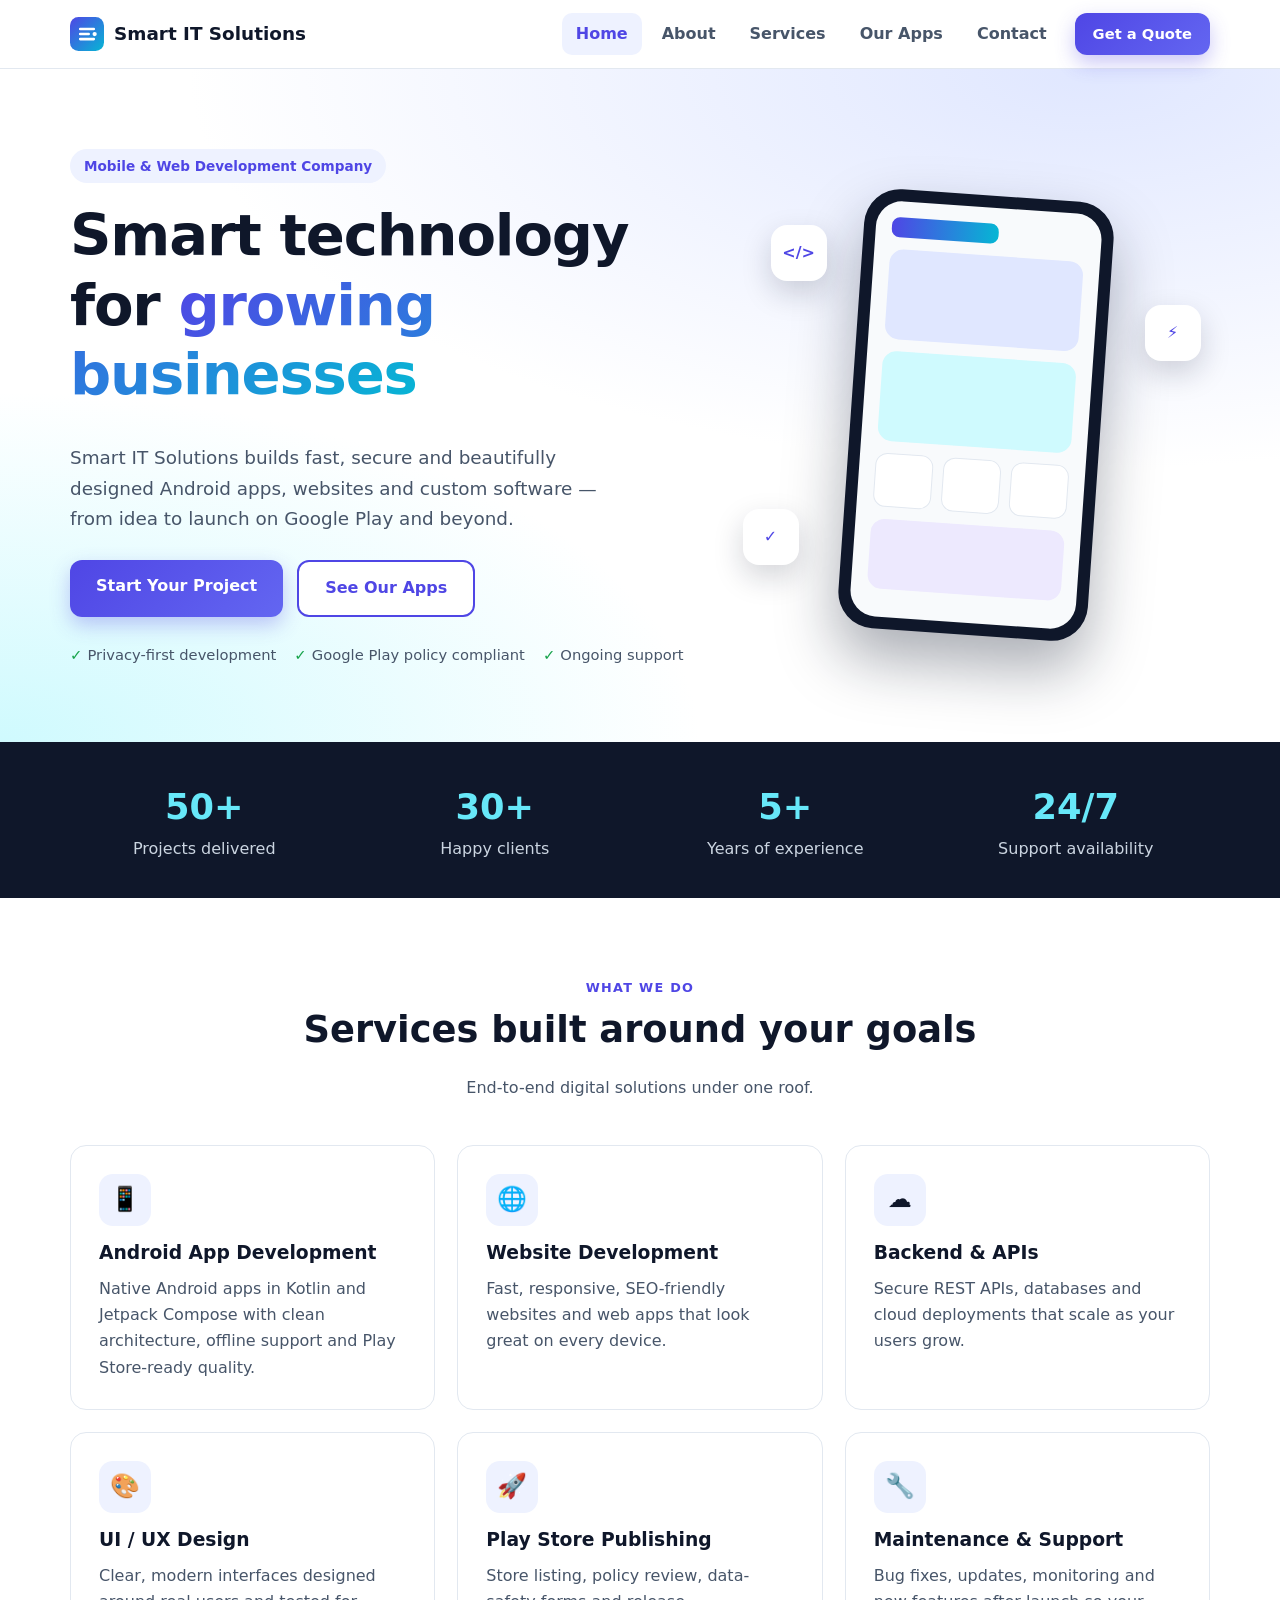
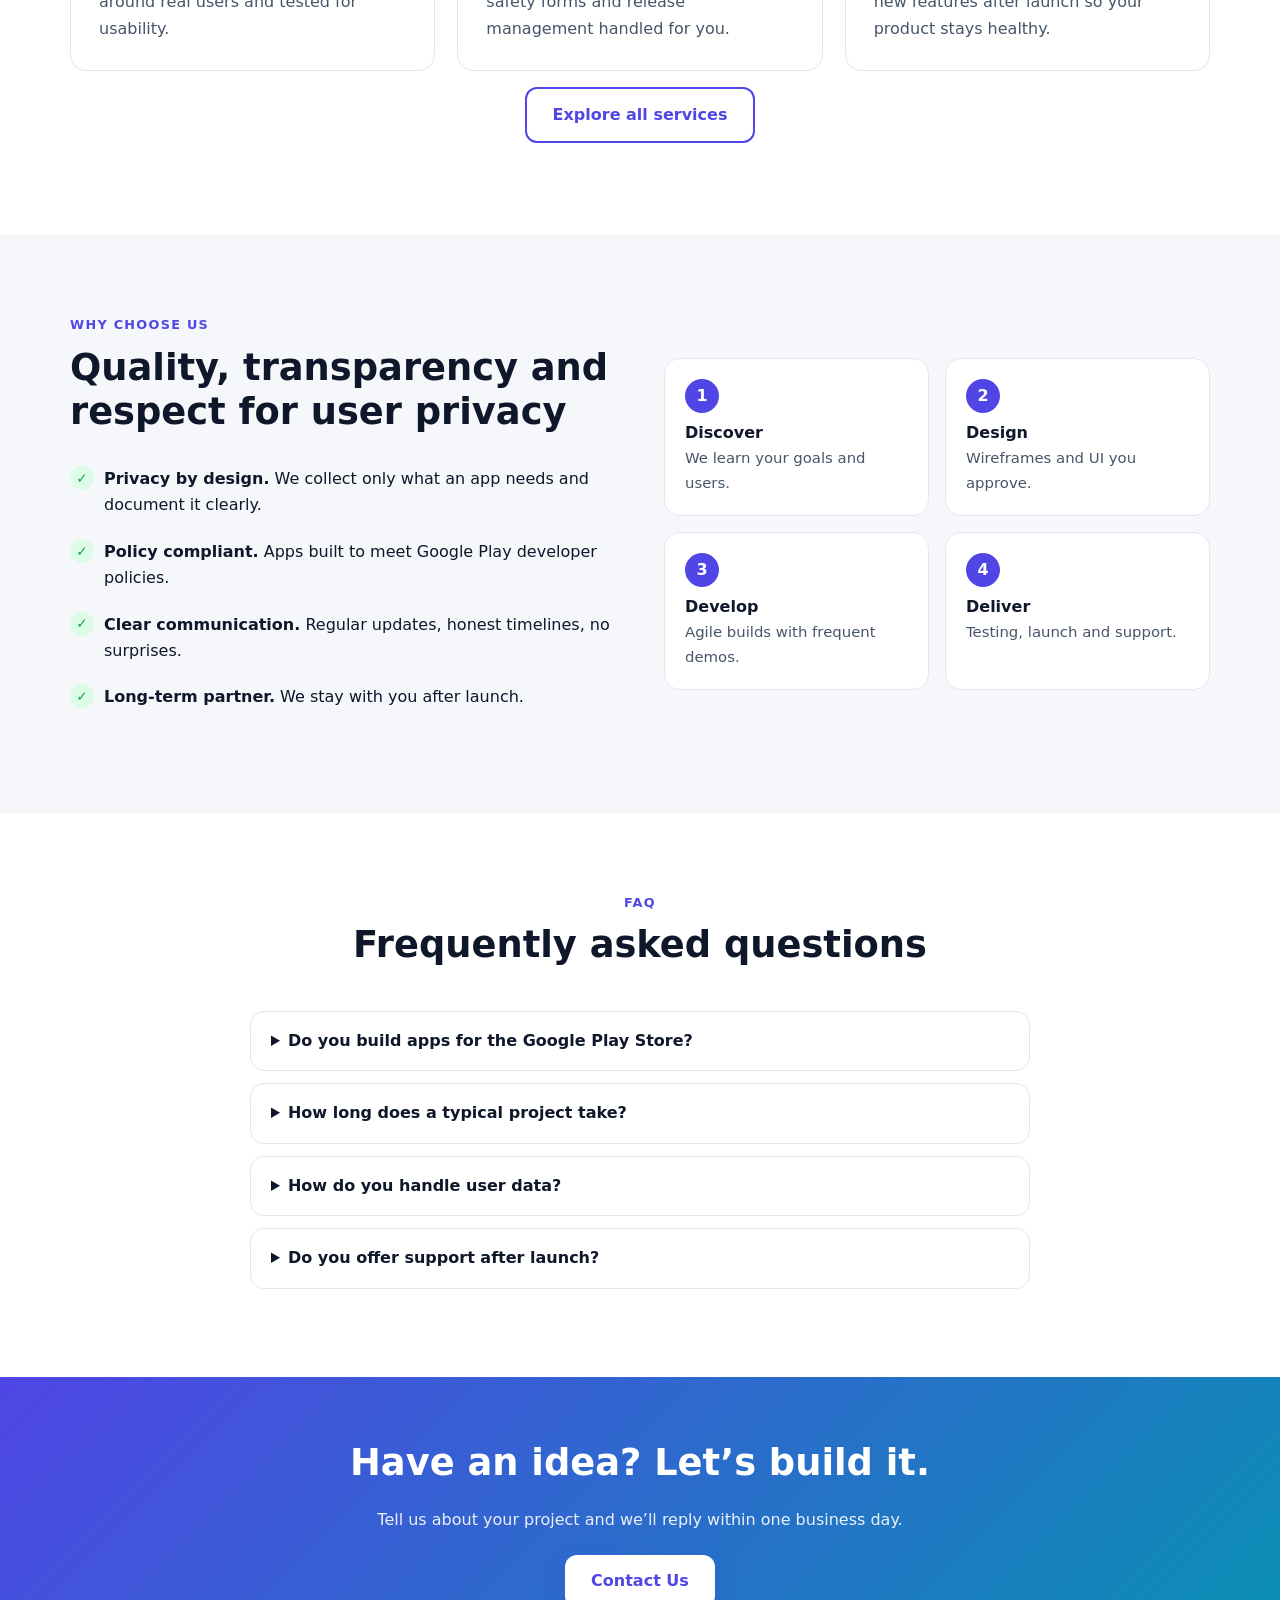
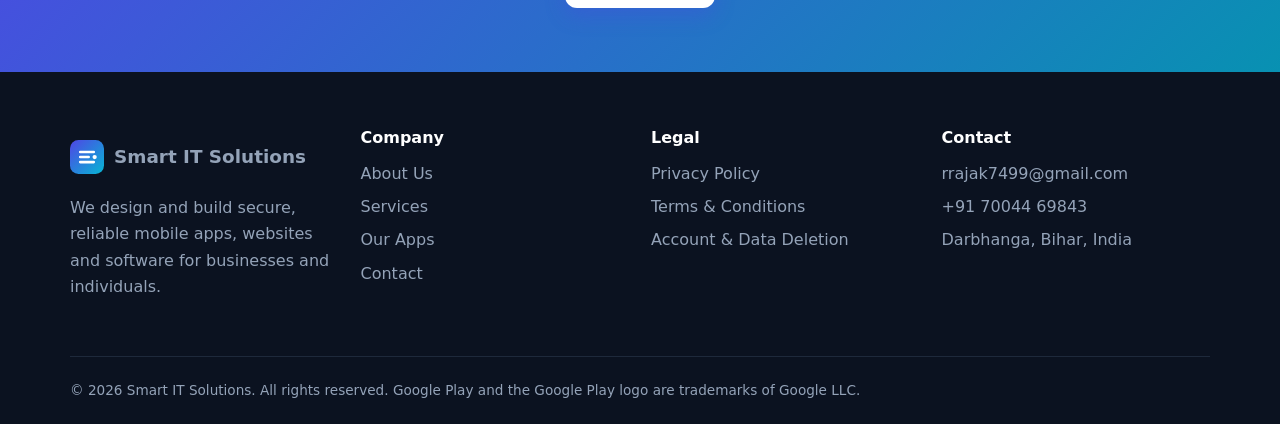
<file: index.html>
<!DOCTYPE html>
<html lang="en">
<head>
<meta charset="utf-8">
<meta name="viewport" content="width=device-width, initial-scale=1">
<title>Mobile App & Website Development Company | Smart IT Solutions</title>
<meta name="description" content="Smart IT Solutions builds Android apps, websites and custom software. Privacy-first, Google Play compliant development.">
<meta name="theme-color" content="#4f46e5">
<link rel="canonical" href="https://www.yourdomain.com/">
<meta property="og:title" content="Mobile App & Website Development Company | Smart IT Solutions">
<meta property="og:description" content="Smart IT Solutions builds Android apps, websites and custom software. Privacy-first, Google Play compliant development.">
<meta property="og:type" content="website">
<link rel="icon" href="assets/favicon.svg" type="image/svg+xml">
<link rel="stylesheet" href="assets/style.css">
</head>
<body>
<a class="skip" href="#main">Skip to content</a>
<header class="site-header">
  <div class="wrap bar">
    <a class="brand" href="index.html"><svg viewBox="0 0 40 40" width="34" height="34" aria-hidden="true"><defs><linearGradient id="g" x1="0" y1="0" x2="1" y2="1"><stop offset="0" stop-color="#4f46e5"/><stop offset="1" stop-color="#06b6d4"/></linearGradient></defs><rect width="40" height="40" rx="10" fill="url(#g)"/><path d="M12 14h16M12 20h10M12 26h16" stroke="#fff" stroke-width="3" stroke-linecap="round" fill="none"/><circle cx="29" cy="20" r="2.5" fill="#fff"/></svg><span>Smart IT Solutions</span></a>
    <button class="menu-btn" aria-label="Toggle menu" aria-expanded="false" id="menuBtn"><span></span><span></span><span></span></button>
    <nav id="nav"><a href="index.html" class="active">Home</a><a href="about.html">About</a><a href="services.html">Services</a><a href="apps.html">Our Apps</a><a href="contact.html">Contact</a><a class="btn btn-sm" href="contact.html">Get a Quote</a></nav>
  </div>
</header>
<main id="main">

<section class="hero">
  <div class="wrap hero-grid">
    <div>
      <span class="pill">Mobile &amp; Web Development Company</span>
      <h1>Smart technology for <span class="grad">growing businesses</span></h1>
      <p class="lead">Smart IT Solutions builds fast, secure and beautifully designed Android apps, websites and custom software &mdash; from idea to launch on Google Play and beyond.</p>
      <div class="cta">
        <a class="btn" href="contact.html">Start Your Project</a>
        <a class="btn btn-ghost" href="apps.html">See Our Apps</a>
      </div>
      <ul class="trust"><li>Privacy-first development</li><li>Google Play policy compliant</li><li>Ongoing support</li></ul>
    </div>
    <div class="hero-art" aria-hidden="true">
      <div class="phone"><div class="screen">
        <div class="s-bar"></div><div class="s-card a"></div><div class="s-card b"></div>
        <div class="s-row"><i></i><i></i><i></i></div><div class="s-card c"></div>
      </div></div>
      <div class="float f1">&lt;/&gt;</div><div class="float f2">&#10003;</div><div class="float f3">&#9889;</div>
    </div>
  </div>
</section>

<section class="stats"><div class="wrap grid4">
  <div><b data-count="50" data-suffix="+">0</b><span>Projects delivered</span></div>
  <div><b data-count="30" data-suffix="+">0</b><span>Happy clients</span></div>
  <div><b data-count="5" data-suffix="+">0</b><span>Years of experience</span></div>
  <div><b data-count="24" data-suffix="/7">0</b><span>Support availability</span></div>
</div></section>

<section class="section"><div class="wrap">
  <div class="head"><span class="eyebrow">What we do</span><h2>Services built around your goals</h2>
  <p>End-to-end digital solutions under one roof.</p></div>
  <div class="grid3">
    <article class="card"><div class="ico">&#128241;</div><h3>Android App Development</h3><p>Native Android apps in Kotlin and Jetpack Compose with clean architecture, offline support and Play Store-ready quality.</p></article>
    <article class="card"><div class="ico">&#127760;</div><h3>Website Development</h3><p>Fast, responsive, SEO-friendly websites and web apps that look great on every device.</p></article>
    <article class="card"><div class="ico">&#9729;</div><h3>Backend &amp; APIs</h3><p>Secure REST APIs, databases and cloud deployments that scale as your users grow.</p></article>
    <article class="card"><div class="ico">&#127912;</div><h3>UI / UX Design</h3><p>Clear, modern interfaces designed around real users and tested for usability.</p></article>
    <article class="card"><div class="ico">&#128640;</div><h3>Play Store Publishing</h3><p>Store listing, policy review, data-safety forms and release management handled for you.</p></article>
    <article class="card"><div class="ico">&#128295;</div><h3>Maintenance &amp; Support</h3><p>Bug fixes, updates, monitoring and new features after launch so your product stays healthy.</p></article>
  </div>
  <p class="center"><a class="btn btn-ghost" href="services.html">Explore all services</a></p>
</div></section>

<section class="section alt"><div class="wrap split">
  <div>
    <span class="eyebrow">Why choose us</span>
    <h2>Quality, transparency and respect for user privacy</h2>
    <ul class="checks">
      <li><b>Privacy by design.</b> We collect only what an app needs and document it clearly.</li>
      <li><b>Policy compliant.</b> Apps built to meet Google Play developer policies.</li>
      <li><b>Clear communication.</b> Regular updates, honest timelines, no surprises.</li>
      <li><b>Long-term partner.</b> We stay with you after launch.</li>
    </ul>
  </div>
  <div class="process">
    <div><b>1</b><h4>Discover</h4><p>We learn your goals and users.</p></div>
    <div><b>2</b><h4>Design</h4><p>Wireframes and UI you approve.</p></div>
    <div><b>3</b><h4>Develop</h4><p>Agile builds with frequent demos.</p></div>
    <div><b>4</b><h4>Deliver</h4><p>Testing, launch and support.</p></div>
  </div>
</div></section>

<section class="section"><div class="wrap">
  <div class="head"><span class="eyebrow">FAQ</span><h2>Frequently asked questions</h2></div>
  <div class="faq">
    <details><summary>Do you build apps for the Google Play Store?</summary><p>Yes. We build Android apps and handle the full publishing process, including the store listing, data safety form, privacy policy and release tracks.</p></details>
    <details><summary>How long does a typical project take?</summary><p>Simple websites take 1&ndash;2 weeks. Mobile apps typically take 4&ndash;12 weeks depending on features. We provide a clear timeline after a free consultation.</p></details>
    <details><summary>How do you handle user data?</summary><p>We follow data-minimisation principles and are transparent about what is collected. Read our <a href="privacy-policy.html">Privacy Policy</a> for details.</p></details>
    <details><summary>Do you offer support after launch?</summary><p>Yes. We offer maintenance plans covering updates, bug fixes and new features.</p></details>
  </div>
</div></section>

<section class="cta-band"><div class="wrap">
  <h2>Have an idea? Let&rsquo;s build it.</h2>
  <p>Tell us about your project and we&rsquo;ll reply within one business day.</p>
  <a class="btn btn-light" href="contact.html">Contact Us</a>
</div></section>

</main>
<footer class="site-footer">
  <div class="wrap grid4">
    <div>
      <a class="brand light" href="index.html"><svg viewBox="0 0 40 40" width="34" height="34" aria-hidden="true"><defs><linearGradient id="g" x1="0" y1="0" x2="1" y2="1"><stop offset="0" stop-color="#4f46e5"/><stop offset="1" stop-color="#06b6d4"/></linearGradient></defs><rect width="40" height="40" rx="10" fill="url(#g)"/><path d="M12 14h16M12 20h10M12 26h16" stroke="#fff" stroke-width="3" stroke-linecap="round" fill="none"/><circle cx="29" cy="20" r="2.5" fill="#fff"/></svg><span>Smart IT Solutions</span></a>
      <p>We design and build secure, reliable mobile apps, websites and software for businesses and individuals.</p>
    </div>
    <div><h4>Company</h4><a href="about.html">About Us</a><a href="services.html">Services</a><a href="apps.html">Our Apps</a><a href="contact.html">Contact</a></div>
    <div><h4>Legal</h4><a href="privacy-policy.html">Privacy Policy</a><a href="terms.html">Terms &amp; Conditions</a><a href="delete-account.html">Account &amp; Data Deletion</a></div>
    <div><h4>Contact</h4>
      <a href="mailto:support@yourdomain.com">rrajak7499@gmail.com</a>
      <a href="tel:+917004469843">+91 70044 69843</a>
      <span>Darbhanga, Bihar, India</span></div>
  </div>
  <div class="wrap copy">&copy; 2026 Smart IT Solutions. All rights reserved. Google Play and the Google Play logo are trademarks of Google LLC.</div>
</footer>
<script src="assets/script.js"></script>
</body>
</html>
</file>
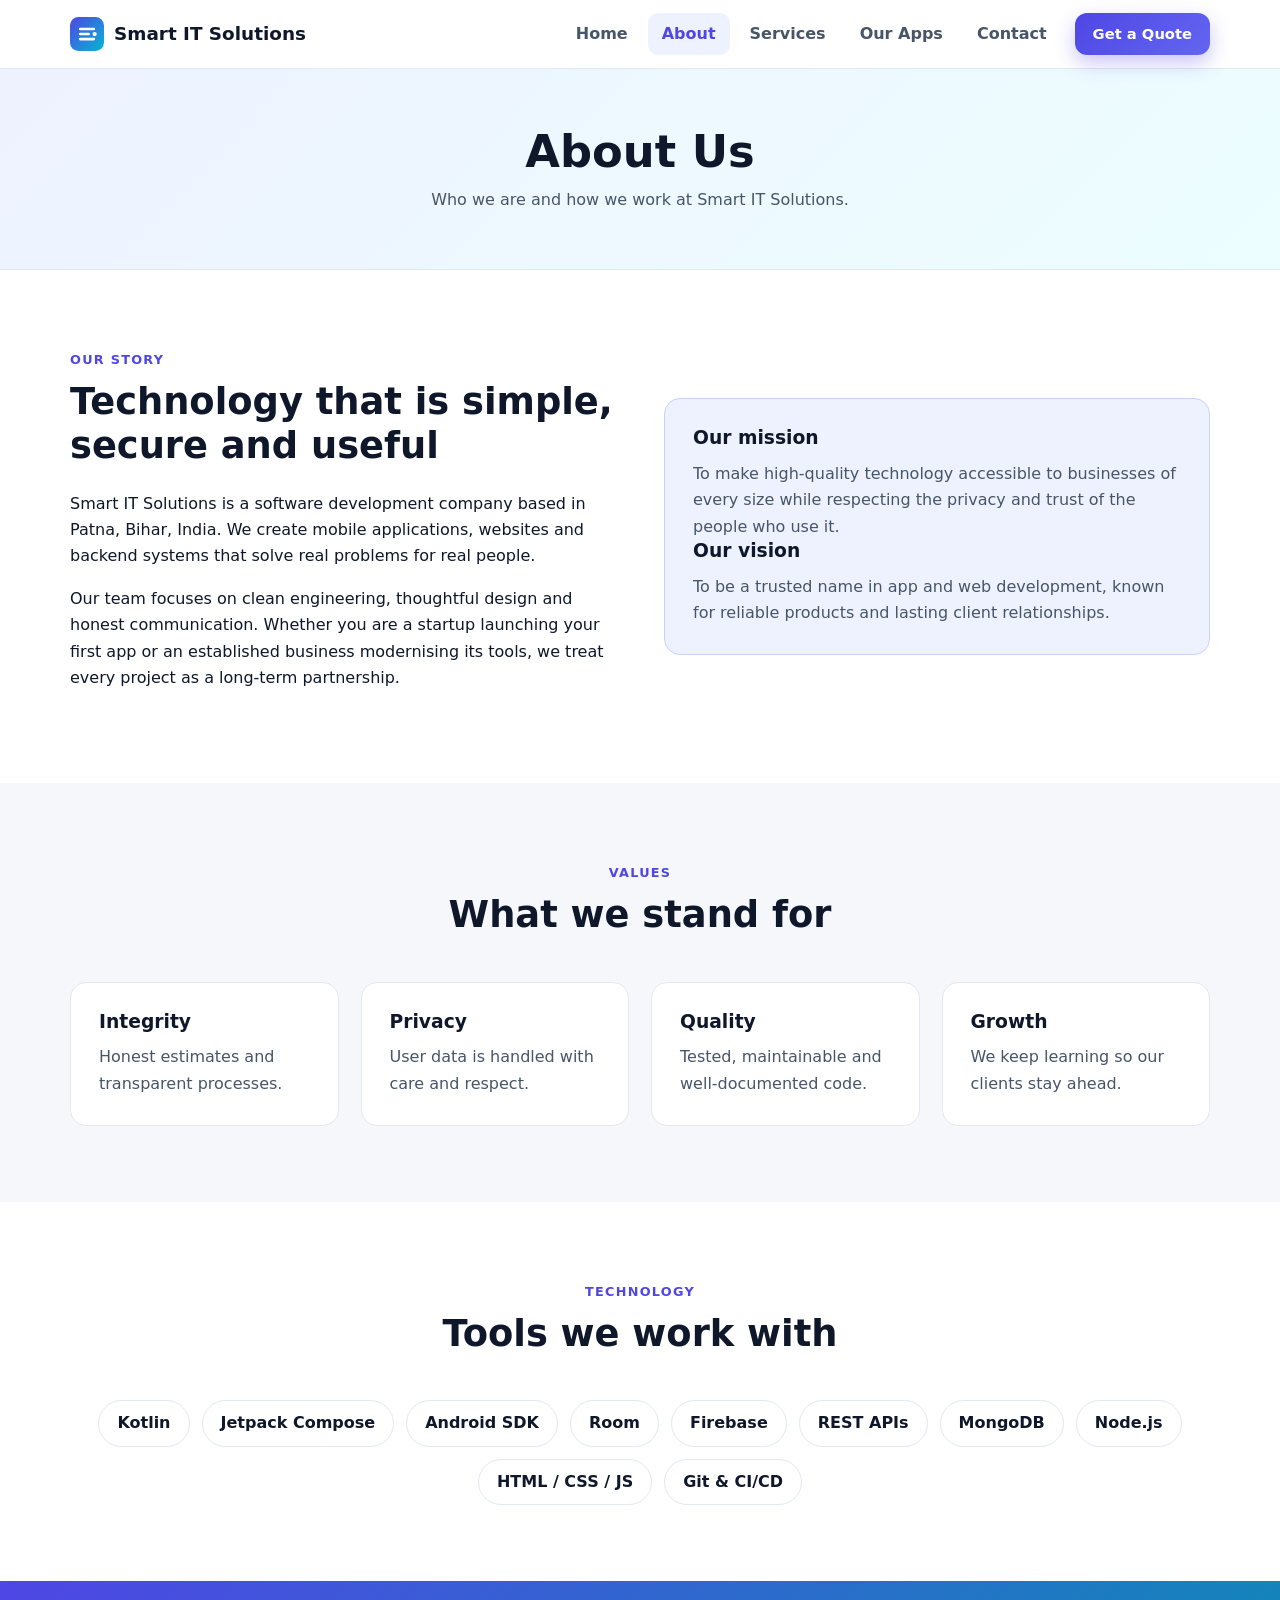
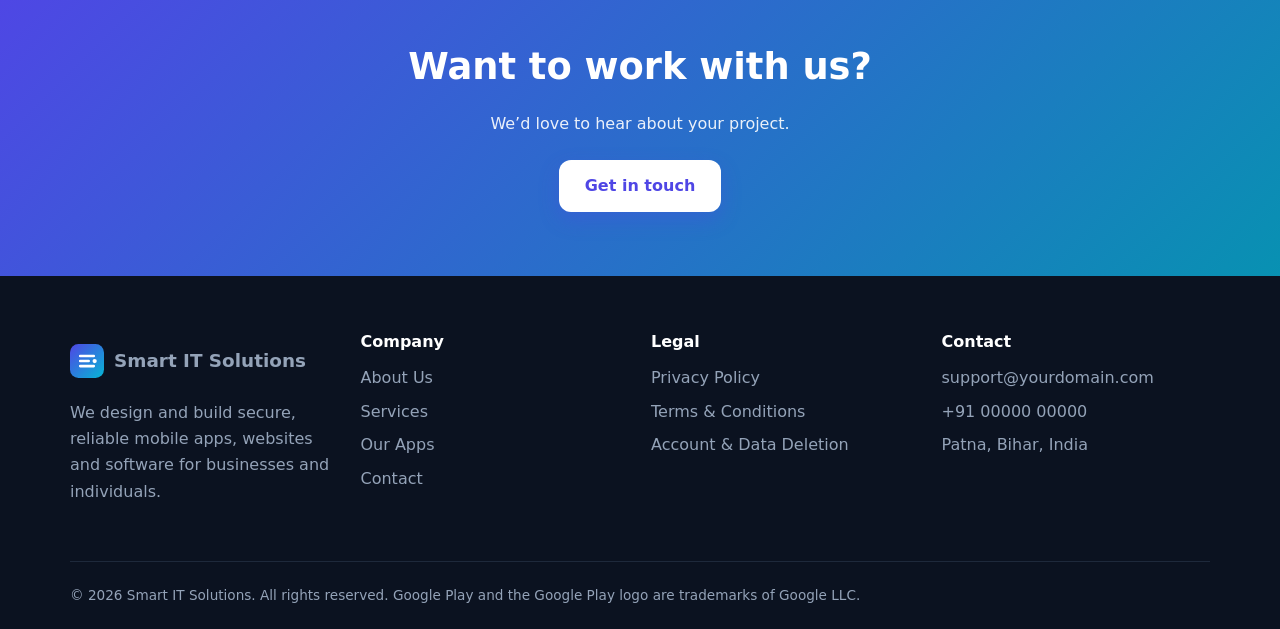
<file: about.html>
<!DOCTYPE html>
<html lang="en">
<head>
<meta charset="utf-8">
<meta name="viewport" content="width=device-width, initial-scale=1">
<title>About Us | Smart IT Solutions</title>
<meta name="description" content="Learn about Smart IT Solutions, our mission, values and the technology we use.">
<meta name="theme-color" content="#4f46e5">
<link rel="canonical" href="https://www.yourdomain.com/about.html">
<meta property="og:title" content="About Us | Smart IT Solutions">
<meta property="og:description" content="Learn about Smart IT Solutions, our mission, values and the technology we use.">
<meta property="og:type" content="website">
<link rel="icon" href="assets/favicon.svg" type="image/svg+xml">
<link rel="stylesheet" href="assets/style.css">
</head>
<body>
<a class="skip" href="#main">Skip to content</a>
<header class="site-header">
  <div class="wrap bar">
    <a class="brand" href="index.html"><svg viewBox="0 0 40 40" width="34" height="34" aria-hidden="true"><defs><linearGradient id="g" x1="0" y1="0" x2="1" y2="1"><stop offset="0" stop-color="#4f46e5"/><stop offset="1" stop-color="#06b6d4"/></linearGradient></defs><rect width="40" height="40" rx="10" fill="url(#g)"/><path d="M12 14h16M12 20h10M12 26h16" stroke="#fff" stroke-width="3" stroke-linecap="round" fill="none"/><circle cx="29" cy="20" r="2.5" fill="#fff"/></svg><span>Smart IT Solutions</span></a>
    <button class="menu-btn" aria-label="Toggle menu" aria-expanded="false" id="menuBtn"><span></span><span></span><span></span></button>
    <nav id="nav"><a href="index.html">Home</a><a href="about.html" class="active">About</a><a href="services.html">Services</a><a href="apps.html">Our Apps</a><a href="contact.html">Contact</a><a class="btn btn-sm" href="contact.html">Get a Quote</a></nav>
  </div>
</header>
<main id="main">
<section class="page-hero"><div class="wrap"><h1>About Us</h1><p>Who we are and how we work at Smart IT Solutions.</p></div></section>
<section class="section"><div class="wrap split">
  <div>
    <span class="eyebrow">Our story</span>
    <h2>Technology that is simple, secure and useful</h2>
    <p>Smart IT Solutions is a software development company based in Patna, Bihar, India. We create mobile applications, websites and backend systems that solve real problems for real people.</p>
    <p>Our team focuses on clean engineering, thoughtful design and honest communication. Whether you are a startup launching your first app or an established business modernising its tools, we treat every project as a long-term partnership.</p>
  </div>
  <div class="card tint">
    <h3>Our mission</h3><p>To make high-quality technology accessible to businesses of every size while respecting the privacy and trust of the people who use it.</p>
    <h3>Our vision</h3><p>To be a trusted name in app and web development, known for reliable products and lasting client relationships.</p>
  </div>
</div></section>
<section class="section alt"><div class="wrap">
  <div class="head"><span class="eyebrow">Values</span><h2>What we stand for</h2></div>
  <div class="grid4">
    <div class="card"><h3>Integrity</h3><p>Honest estimates and transparent processes.</p></div>
    <div class="card"><h3>Privacy</h3><p>User data is handled with care and respect.</p></div>
    <div class="card"><h3>Quality</h3><p>Tested, maintainable and well-documented code.</p></div>
    <div class="card"><h3>Growth</h3><p>We keep learning so our clients stay ahead.</p></div>
  </div>
</div></section>
<section class="section"><div class="wrap">
  <div class="head"><span class="eyebrow">Technology</span><h2>Tools we work with</h2></div>
  <div class="tags"><span>Kotlin</span><span>Jetpack Compose</span><span>Android SDK</span><span>Room</span><span>Firebase</span><span>REST APIs</span><span>MongoDB</span><span>Node.js</span><span>HTML / CSS / JS</span><span>Git &amp; CI/CD</span></div>
</div></section>
<section class="cta-band"><div class="wrap"><h2>Want to work with us?</h2><p>We&rsquo;d love to hear about your project.</p><a class="btn btn-light" href="contact.html">Get in touch</a></div></section>

</main>
<footer class="site-footer">
  <div class="wrap grid4">
    <div>
      <a class="brand light" href="index.html"><svg viewBox="0 0 40 40" width="34" height="34" aria-hidden="true"><defs><linearGradient id="g" x1="0" y1="0" x2="1" y2="1"><stop offset="0" stop-color="#4f46e5"/><stop offset="1" stop-color="#06b6d4"/></linearGradient></defs><rect width="40" height="40" rx="10" fill="url(#g)"/><path d="M12 14h16M12 20h10M12 26h16" stroke="#fff" stroke-width="3" stroke-linecap="round" fill="none"/><circle cx="29" cy="20" r="2.5" fill="#fff"/></svg><span>Smart IT Solutions</span></a>
      <p>We design and build secure, reliable mobile apps, websites and software for businesses and individuals.</p>
    </div>
    <div><h4>Company</h4><a href="about.html">About Us</a><a href="services.html">Services</a><a href="apps.html">Our Apps</a><a href="contact.html">Contact</a></div>
    <div><h4>Legal</h4><a href="privacy-policy.html">Privacy Policy</a><a href="terms.html">Terms &amp; Conditions</a><a href="delete-account.html">Account &amp; Data Deletion</a></div>
    <div><h4>Contact</h4>
      <a href="mailto:support@yourdomain.com">support@yourdomain.com</a>
      <a href="tel:+910000000000">+91 00000 00000</a>
      <span>Patna, Bihar, India</span></div>
  </div>
  <div class="wrap copy">&copy; 2026 Smart IT Solutions. All rights reserved. Google Play and the Google Play logo are trademarks of Google LLC.</div>
</footer>
<script src="assets/script.js"></script>
</body>
</html>
</file>
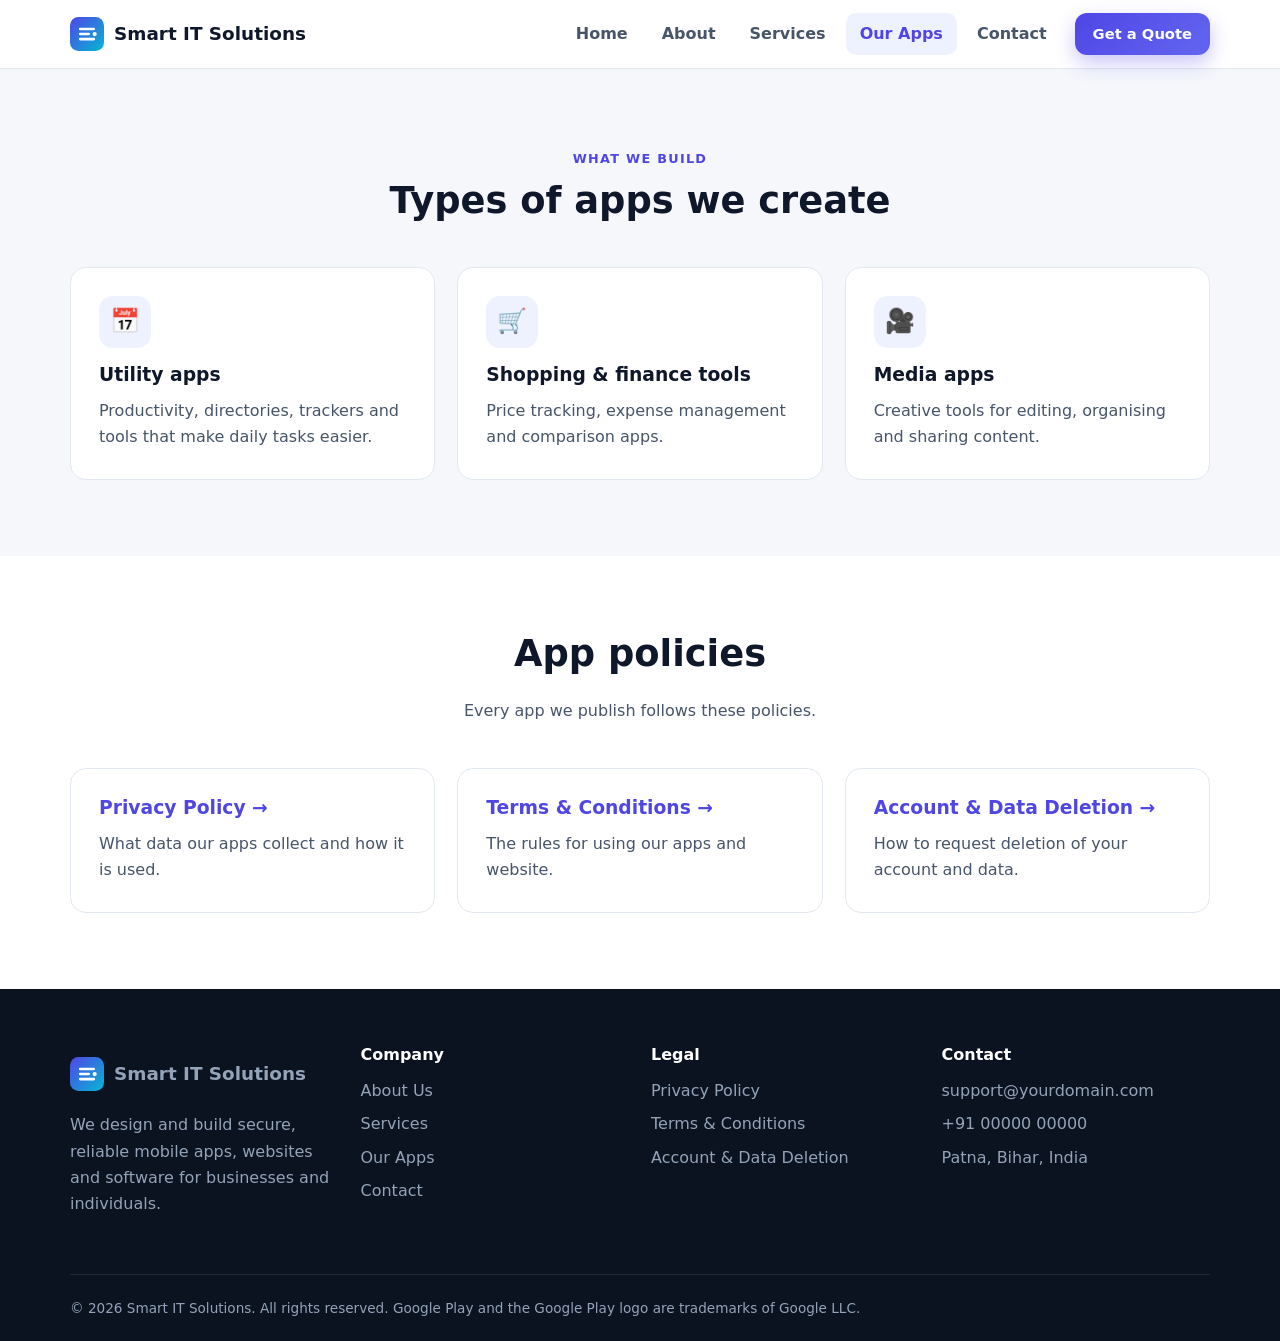
<file: apps.html>
<!DOCTYPE html>
<html lang="en">
<head>
<meta charset="utf-8">
<meta name="viewport" content="width=device-width, initial-scale=1">
<title>Our Apps | Smart IT Solutions</title>
<meta name="description" content="Android apps published on Google Play by Smart IT Solutions.">
<meta name="theme-color" content="#4f46e5">
<link rel="canonical" href="https://www.yourdomain.com/apps.html">
<meta property="og:title" content="Our Apps | Smart IT Solutions">
<meta property="og:description" content="Android apps published on Google Play by Smart IT Solutions.">
<meta property="og:type" content="website">
<link rel="icon" href="assets/favicon.svg" type="image/svg+xml">
<link rel="stylesheet" href="assets/style.css">
</head>
<body>
<a class="skip" href="#main">Skip to content</a>
<header class="site-header">
  <div class="wrap bar">
    <a class="brand" href="index.html"><svg viewBox="0 0 40 40" width="34" height="34" aria-hidden="true"><defs><linearGradient id="g" x1="0" y1="0" x2="1" y2="1"><stop offset="0" stop-color="#4f46e5"/><stop offset="1" stop-color="#06b6d4"/></linearGradient></defs><rect width="40" height="40" rx="10" fill="url(#g)"/><path d="M12 14h16M12 20h10M12 26h16" stroke="#fff" stroke-width="3" stroke-linecap="round" fill="none"/><circle cx="29" cy="20" r="2.5" fill="#fff"/></svg><span>Smart IT Solutions</span></a>
    <button class="menu-btn" aria-label="Toggle menu" aria-expanded="false" id="menuBtn"><span></span><span></span><span></span></button>
    <nav id="nav"><a href="index.html">Home</a><a href="about.html">About</a><a href="services.html">Services</a><a href="apps.html" class="active">Our Apps</a><a href="contact.html">Contact</a><a class="btn btn-sm" href="contact.html">Get a Quote</a></nav>
  </div>
</header>
<main id="main">
<!-- <section class="page-hero"><div class="wrap"><h1>Our Apps</h1><p>Apps published by Smart IT Solutions on Google Play.</p></div></section>
<section class="section"><div class="wrap">
  <div class="head"><span class="eyebrow">Google Play</span><h2>Find our apps on Google Play</h2>
  <p>All of our apps are published under the developer name <b>Smart IT Solutions</b>.</p></div>
  <div class="center">
    <a class="play" href="https://play.google.com/store/apps/developer?id=Smart+IT+Solutions" target="_blank" rel="noopener">
      <svg viewBox="0 0 24 24" width="30" height="30" aria-hidden="true"><path fill="#fff" d="M3.6 2.3c-.3.3-.5.8-.5 1.4v16.6c0 .6.2 1.1.5 1.4l.1.1 9.3-9.3v-.2L3.7 2.2l-.1.1zm12.4 12.5l-3.1-3.1v-.2l3.1-3.1.1.1 3.7 2.1c1 .6 1 1.5 0 2.1l-3.7 2.1-.1.1zM16.1 14.8L12.9 11.7 3.6 21c.4.4.9.4 1.600.1l10.900-6.300zM16.1 8.2L5.200 1.900c-.7-.4-1.200-.3-1.600.1l9.300 9.300 3.200-3.100z"/></svg>
      <span><small>GET IT ON</small><b>Google Play</b></span></a>
  </div>
</div></section> -->
<section class="section alt"><div class="wrap">
  <div class="head"><span class="eyebrow">What we build</span><h2>Types of apps we create</h2></div>
  <div class="grid3">
    <div class="card"><div class="ico">&#128197;</div><h3>Utility apps</h3><p>Productivity, directories, trackers and tools that make daily tasks easier.</p></div>
    <div class="card"><div class="ico">&#128722;</div><h3>Shopping &amp; finance tools</h3><p>Price tracking, expense management and comparison apps.</p></div>
    <div class="card"><div class="ico">&#127909;</div><h3>Media apps</h3><p>Creative tools for editing, organising and sharing content.</p></div>
  </div>
</div></section>
<section class="section"><div class="wrap">
  <div class="head"><h2>App policies</h2><p>Every app we publish follows these policies.</p></div>
  <div class="grid3">
    <a class="card link" href="privacy-policy.html"><h3>Privacy Policy &rarr;</h3><p>What data our apps collect and how it is used.</p></a>
    <a class="card link" href="terms.html"><h3>Terms &amp; Conditions &rarr;</h3><p>The rules for using our apps and website.</p></a>
    <a class="card link" href="delete-account.html"><h3>Account &amp; Data Deletion &rarr;</h3><p>How to request deletion of your account and data.</p></a>
  </div>
</div></section>

</main>
<footer class="site-footer">
  <div class="wrap grid4">
    <div>
      <a class="brand light" href="index.html"><svg viewBox="0 0 40 40" width="34" height="34" aria-hidden="true"><defs><linearGradient id="g" x1="0" y1="0" x2="1" y2="1"><stop offset="0" stop-color="#4f46e5"/><stop offset="1" stop-color="#06b6d4"/></linearGradient></defs><rect width="40" height="40" rx="10" fill="url(#g)"/><path d="M12 14h16M12 20h10M12 26h16" stroke="#fff" stroke-width="3" stroke-linecap="round" fill="none"/><circle cx="29" cy="20" r="2.5" fill="#fff"/></svg><span>Smart IT Solutions</span></a>
      <p>We design and build secure, reliable mobile apps, websites and software for businesses and individuals.</p>
    </div>
    <div><h4>Company</h4><a href="about.html">About Us</a><a href="services.html">Services</a><a href="apps.html">Our Apps</a><a href="contact.html">Contact</a></div>
    <div><h4>Legal</h4><a href="privacy-policy.html">Privacy Policy</a><a href="terms.html">Terms &amp; Conditions</a><a href="delete-account.html">Account &amp; Data Deletion</a></div>
    <div><h4>Contact</h4>
      <a href="mailto:support@yourdomain.com">support@yourdomain.com</a>
      <a href="tel:+910000000000">+91 00000 00000</a>
      <span>Patna, Bihar, India</span></div>
  </div>
  <div class="wrap copy">&copy; 2026 Smart IT Solutions. All rights reserved. Google Play and the Google Play logo are trademarks of Google LLC.</div>
</footer>
<script src="assets/script.js"></script>
</body>
</html>
</file>
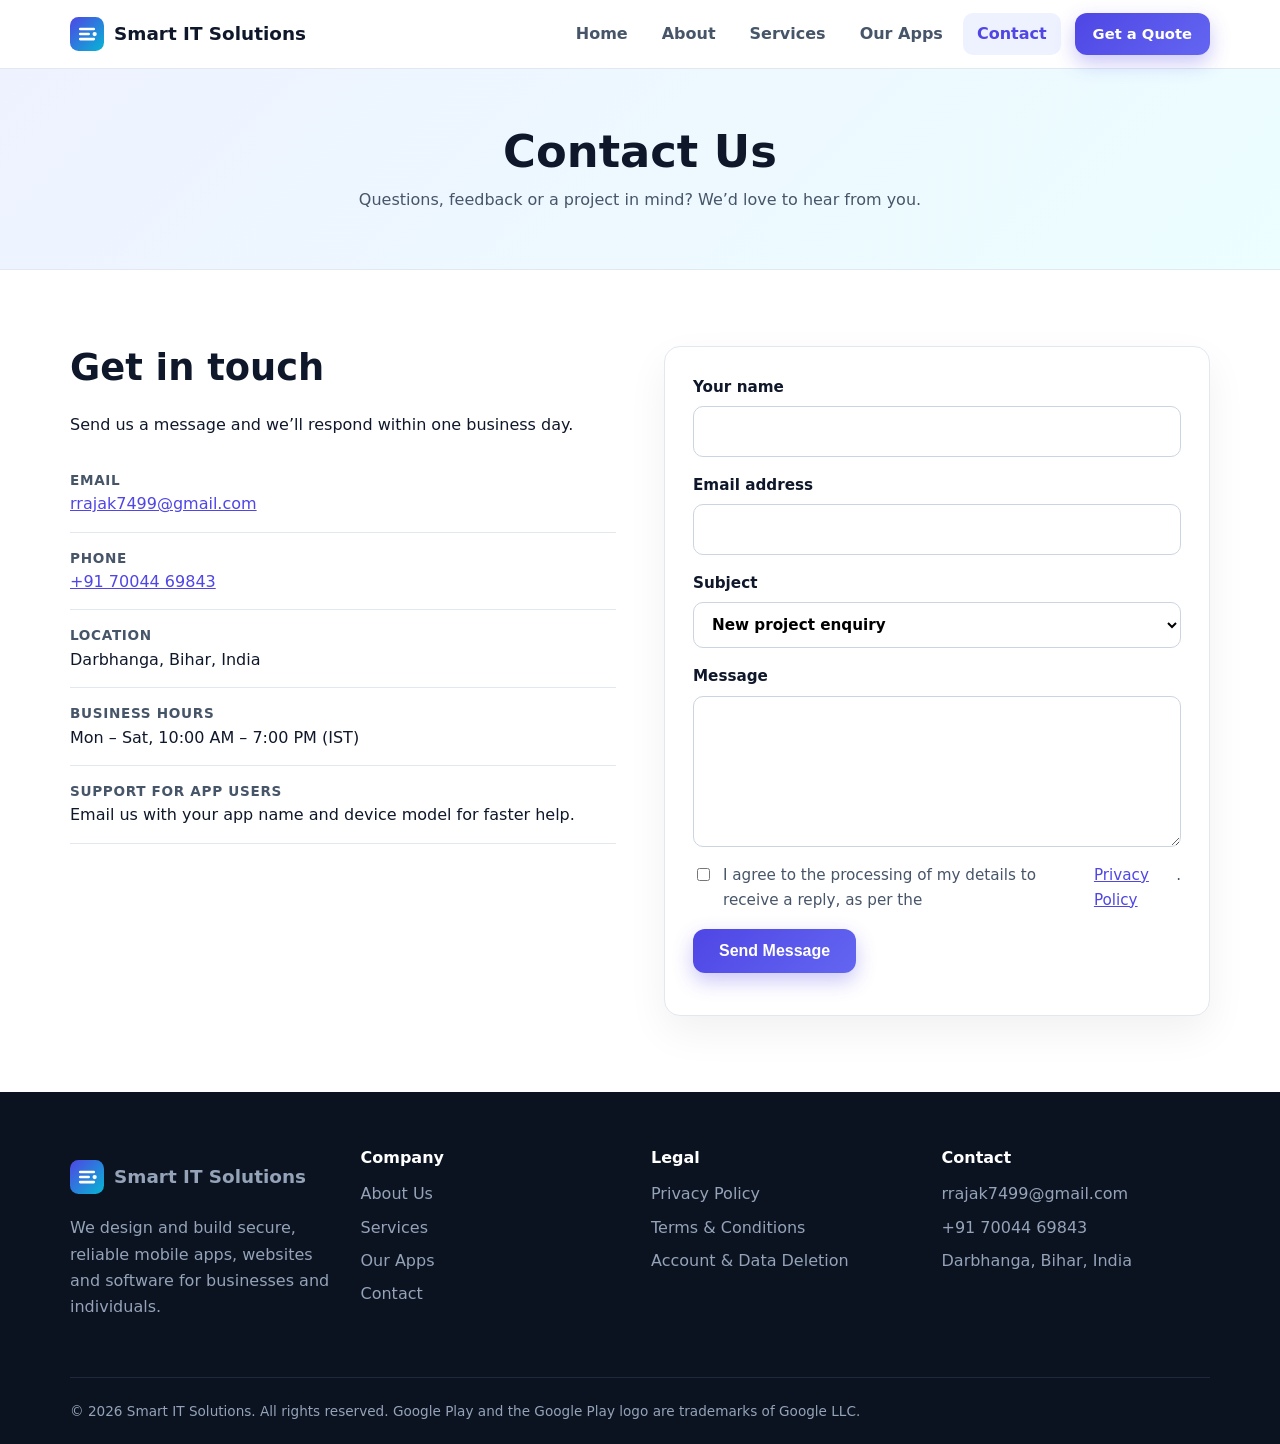
<file: contact.html>
<!DOCTYPE html>
<html lang="en">
<head>
<meta charset="utf-8">
<meta name="viewport" content="width=device-width, initial-scale=1">
<title>Contact Us | Smart IT Solutions</title>
<meta name="description" content="Contact Smart IT Solutions for app development, website projects or app support.">
<meta name="theme-color" content="#4f46e5">
<link rel="canonical" href="https://www.yourdomain.com/contact.html">
<meta property="og:title" content="Contact Us | Smart IT Solutions">
<meta property="og:description" content="Contact Smart IT Solutions for app development, website projects or app support.">
<meta property="og:type" content="website">
<link rel="icon" href="assets/favicon.svg" type="image/svg+xml">
<link rel="stylesheet" href="assets/style.css">
</head>
<body>
<a class="skip" href="#main">Skip to content</a>
<header class="site-header">
  <div class="wrap bar">
    <a class="brand" href="index.html"><svg viewBox="0 0 40 40" width="34" height="34" aria-hidden="true"><defs><linearGradient id="g" x1="0" y1="0" x2="1" y2="1"><stop offset="0" stop-color="#4f46e5"/><stop offset="1" stop-color="#06b6d4"/></linearGradient></defs><rect width="40" height="40" rx="10" fill="url(#g)"/><path d="M12 14h16M12 20h10M12 26h16" stroke="#fff" stroke-width="3" stroke-linecap="round" fill="none"/><circle cx="29" cy="20" r="2.5" fill="#fff"/></svg><span>Smart IT Solutions</span></a>
    <button class="menu-btn" aria-label="Toggle menu" aria-expanded="false" id="menuBtn"><span></span><span></span><span></span></button>
    <nav id="nav"><a href="index.html">Home</a><a href="about.html">About</a><a href="services.html">Services</a><a href="apps.html">Our Apps</a><a href="contact.html" class="active">Contact</a><a class="btn btn-sm" href="contact.html">Get a Quote</a></nav>
  </div>
</header>
<main id="main">
<section class="page-hero"><div class="wrap"><h1>Contact Us</h1><p>Questions, feedback or a project in mind? We&rsquo;d love to hear from you.</p></div></section>
<section class="section"><div class="wrap contact-grid">
  <div>
    <h2>Get in touch</h2>
    <p>Send us a message and we&rsquo;ll respond within one business day.</p>
    <div class="info"><b>Email</b><a href="mailto:rrajak7499@gmail.com">rrajak7499@gmail.com</a></div>
    <div class="info"><b>Phone</b><a href="tel:+917004469843">+91 70044 69843</a></div>
    <div class="info"><b>Location</b><span>Darbhanga, Bihar, India</span></div>
    <div class="info"><b>Business hours</b><span>Mon &ndash; Sat, 10:00 AM &ndash; 7:00 PM (IST)</span></div>
    <div class="info"><b>Support for app users</b><span>Email us with your app name and device model for faster help.</span></div>
  </div>
  <form class="form" id="contactForm" novalidate data-endpoint="" data-email="rrajak7499@gmail.com">
    <label>Your name<input name="name" required autocomplete="name"></label>
    <label>Email address<input name="email" type="email" required autocomplete="email"></label>
    <label>Subject
      <select name="subject"><option>New project enquiry</option><option>App support</option><option>Privacy / data request</option><option>Partnership</option><option>Other</option></select></label>
    <label>Message<textarea name="message" rows="5" required></textarea></label>
    <label class="chk"><input type="checkbox" name="consent" required> I agree to the processing of my details to receive a reply, as per the <a href="privacy-policy.html">Privacy Policy</a>.</label>
    <input type="text" name="website" class="hp" tabindex="-1" autocomplete="off" aria-hidden="true">
    <button class="btn" type="submit">Send Message</button>
    <p class="status" id="formStatus" role="status"></p>
  </form>
</div></section>

</main>
<footer class="site-footer">
  <div class="wrap grid4">
    <div>
      <a class="brand light" href="index.html"><svg viewBox="0 0 40 40" width="34" height="34" aria-hidden="true"><defs><linearGradient id="g" x1="0" y1="0" x2="1" y2="1"><stop offset="0" stop-color="#4f46e5"/><stop offset="1" stop-color="#06b6d4"/></linearGradient></defs><rect width="40" height="40" rx="10" fill="url(#g)"/><path d="M12 14h16M12 20h10M12 26h16" stroke="#fff" stroke-width="3" stroke-linecap="round" fill="none"/><circle cx="29" cy="20" r="2.5" fill="#fff"/></svg><span>Smart IT Solutions</span></a>
      <p>We design and build secure, reliable mobile apps, websites and software for businesses and individuals.</p>
    </div>
    <div><h4>Company</h4><a href="about.html">About Us</a><a href="services.html">Services</a><a href="apps.html">Our Apps</a><a href="contact.html">Contact</a></div>
    <div><h4>Legal</h4><a href="privacy-policy.html">Privacy Policy</a><a href="terms.html">Terms &amp; Conditions</a><a href="delete-account.html">Account &amp; Data Deletion</a></div>
    <div><h4>Contact</h4>
      <a href="mailto:rrajak7499@gmail.com">rrajak7499@gmail.com</a>
      <a href="tel:+917004469843">+91 70044 69843</a>
      <span>Darbhanga, Bihar, India</span></div>
  </div>
  <div class="wrap copy">&copy; 2026 Smart IT Solutions. All rights reserved. Google Play and the Google Play logo are trademarks of Google LLC.</div>
</footer>
<script src="assets/script.js"></script>
</body>
</html>
</file>
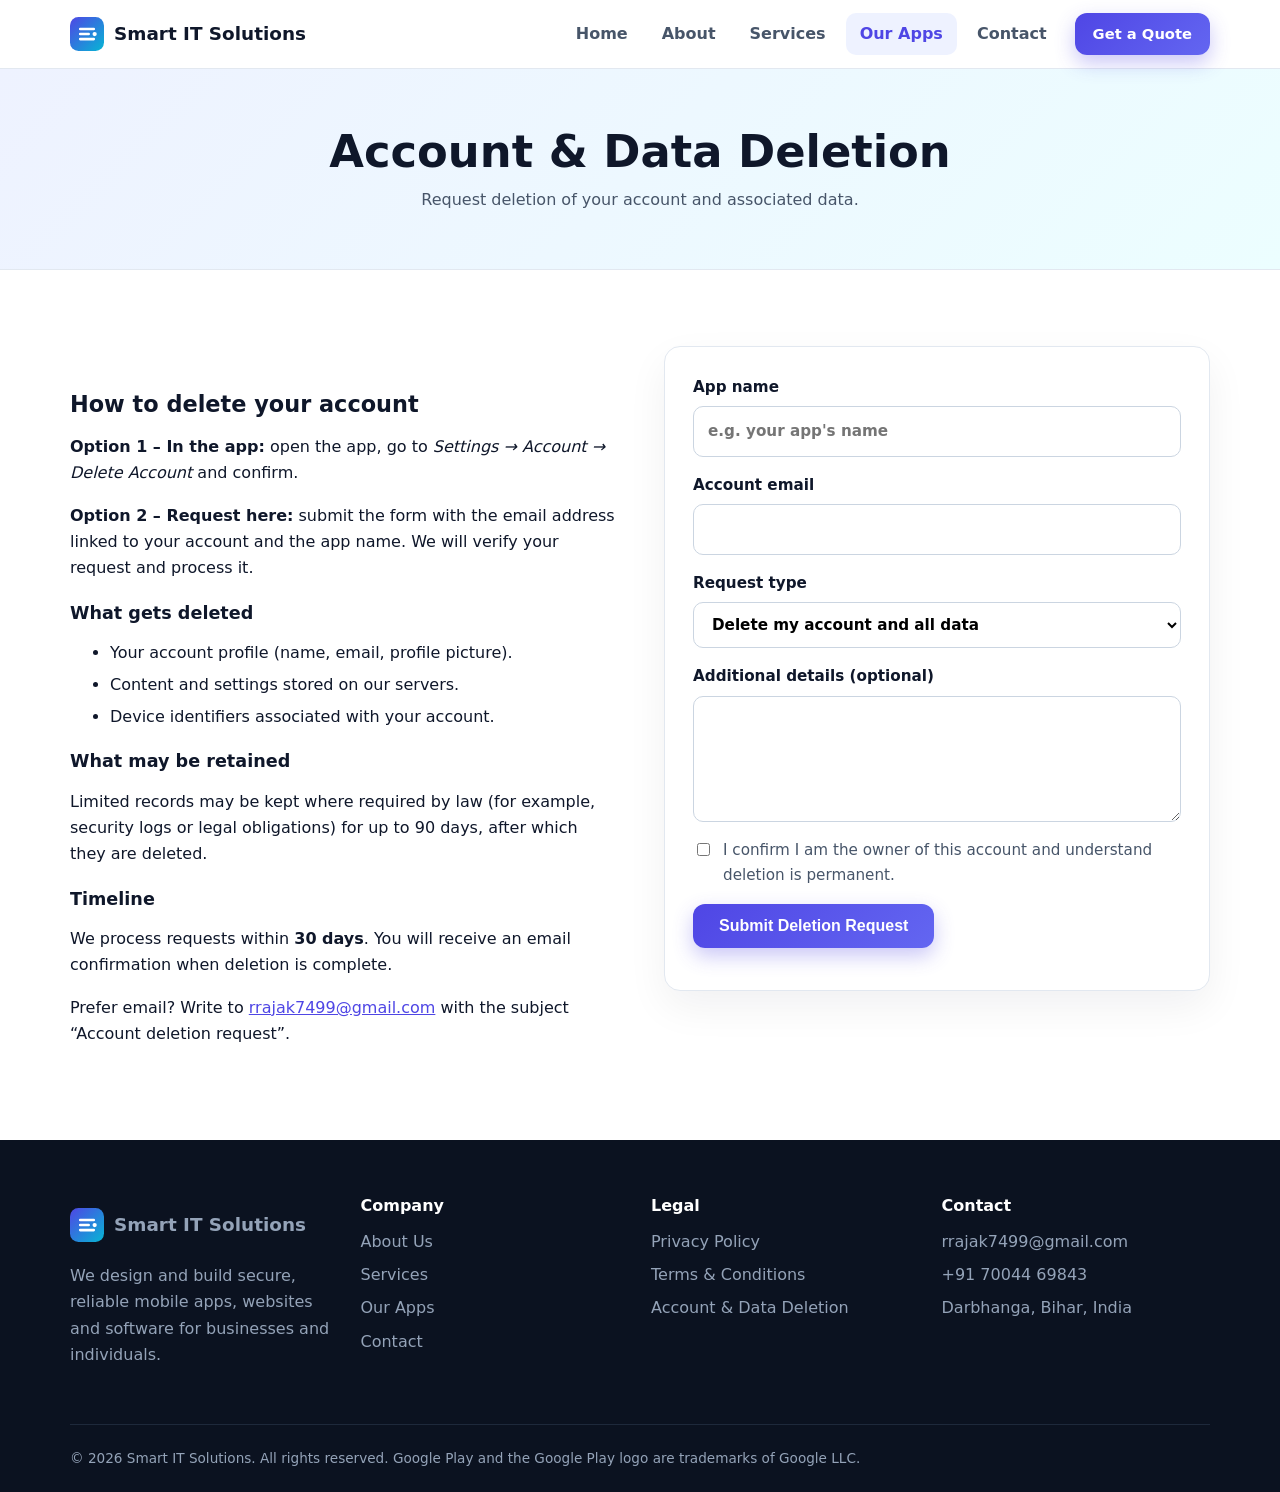
<file: delete-account.html>
<!DOCTYPE html>
<html lang="en">
<head>
<meta charset="utf-8">
<meta name="viewport" content="width=device-width, initial-scale=1">
<title>Account & Data Deletion | Smart IT Solutions</title>
<meta name="description" content="How to request deletion of your Smart IT Solutions app account and personal data.">
<meta name="theme-color" content="#4f46e5">
<link rel="canonical" href="https://www.yourdomain.com/delete-account.html">
<meta property="og:title" content="Account & Data Deletion | Smart IT Solutions">
<meta property="og:description" content="How to request deletion of your Smart IT Solutions app account and personal data.">
<meta property="og:type" content="website">
<link rel="icon" href="assets/favicon.svg" type="image/svg+xml">
<link rel="stylesheet" href="assets/style.css">
</head>
<body>
<a class="skip" href="#main">Skip to content</a>
<header class="site-header">
  <div class="wrap bar">
    <a class="brand" href="index.html"><svg viewBox="0 0 40 40" width="34" height="34" aria-hidden="true"><defs><linearGradient id="g" x1="0" y1="0" x2="1" y2="1"><stop offset="0" stop-color="#4f46e5"/><stop offset="1" stop-color="#06b6d4"/></linearGradient></defs><rect width="40" height="40" rx="10" fill="url(#g)"/><path d="M12 14h16M12 20h10M12 26h16" stroke="#fff" stroke-width="3" stroke-linecap="round" fill="none"/><circle cx="29" cy="20" r="2.5" fill="#fff"/></svg><span>Smart IT Solutions</span></a>
    <button class="menu-btn" aria-label="Toggle menu" aria-expanded="false" id="menuBtn"><span></span><span></span><span></span></button>
    <nav id="nav"><a href="index.html">Home</a><a href="about.html">About</a><a href="services.html">Services</a><a href="apps.html" class="active">Our Apps</a><a href="contact.html">Contact</a><a class="btn btn-sm" href="contact.html">Get a Quote</a></nav>
  </div>
</header>
<main id="main">
<section class="page-hero"><div class="wrap"><h1>Account &amp; Data Deletion</h1><p>Request deletion of your account and associated data.</p></div></section>
<section class="section"><div class="wrap contact-grid">
  <div class="legal">
    <h2>How to delete your account</h2>
    <p><b>Option 1 &ndash; In the app:</b> open the app, go to <i>Settings &rarr; Account &rarr; Delete Account</i> and confirm.</p>
    <p><b>Option 2 &ndash; Request here:</b> submit the form with the email address linked to your account and the app name. We will verify your request and process it.</p>
    <h3>What gets deleted</h3>
    <ul><li>Your account profile (name, email, profile picture).</li><li>Content and settings stored on our servers.</li><li>Device identifiers associated with your account.</li></ul>
    <h3>What may be retained</h3>
    <p>Limited records may be kept where required by law (for example, security logs or legal obligations) for up to 90 days, after which they are deleted.</p>
    <h3>Timeline</h3>
    <p>We process requests within <b>30 days</b>. You will receive an email confirmation when deletion is complete.</p>
    <p>Prefer email? Write to <a href="mailto:rrajak7499@gmail.com?subject=Account%20deletion%20request">rrajak7499@gmail.com</a> with the subject &ldquo;Account deletion request&rdquo;.</p>
  </div>
  <form class="form" id="deleteForm" novalidate data-endpoint="" data-email="rrajak7499@gmail.com">
    <label>App name<input name="app" required placeholder="e.g. your app's name"></label>
    <label>Account email<input name="email" type="email" required autocomplete="email"></label>
    <label>Request type
      <select name="subject"><option>Delete my account and all data</option><option>Delete specific data only</option></select></label>
    <label>Additional details (optional)<textarea name="message" rows="4"></textarea></label>
    <label class="chk"><input type="checkbox" name="consent" required> I confirm I am the owner of this account and understand deletion is permanent.</label>
    <input type="text" name="website" class="hp" tabindex="-1" autocomplete="off" aria-hidden="true">
    <button class="btn" type="submit">Submit Deletion Request</button>
    <p class="status" id="formStatus" role="status"></p>
  </form>
</div></section>

</main>
<footer class="site-footer">
  <div class="wrap grid4">
    <div>
      <a class="brand light" href="index.html"><svg viewBox="0 0 40 40" width="34" height="34" aria-hidden="true"><defs><linearGradient id="g" x1="0" y1="0" x2="1" y2="1"><stop offset="0" stop-color="#4f46e5"/><stop offset="1" stop-color="#06b6d4"/></linearGradient></defs><rect width="40" height="40" rx="10" fill="url(#g)"/><path d="M12 14h16M12 20h10M12 26h16" stroke="#fff" stroke-width="3" stroke-linecap="round" fill="none"/><circle cx="29" cy="20" r="2.5" fill="#fff"/></svg><span>Smart IT Solutions</span></a>
      <p>We design and build secure, reliable mobile apps, websites and software for businesses and individuals.</p>
    </div>
    <div><h4>Company</h4><a href="about.html">About Us</a><a href="services.html">Services</a><a href="apps.html">Our Apps</a><a href="contact.html">Contact</a></div>
    <div><h4>Legal</h4><a href="privacy-policy.html">Privacy Policy</a><a href="terms.html">Terms &amp; Conditions</a><a href="delete-account.html">Account &amp; Data Deletion</a></div>
    <div><h4>Contact</h4>
      <a href="mailto:rrajak7499@gmail.com">rrajak7499@gmail.com</a>
      <a href="tel:+917004469843">+91 70044 69843</a>
      <span>Darbhanga, Bihar, India</span></div>
  </div>
  <div class="wrap copy">&copy; 2026 Smart IT Solutions. All rights reserved. Google Play and the Google Play logo are trademarks of Google LLC.</div>
</footer>
<script src="assets/script.js"></script>
</body>
</html>
</file>
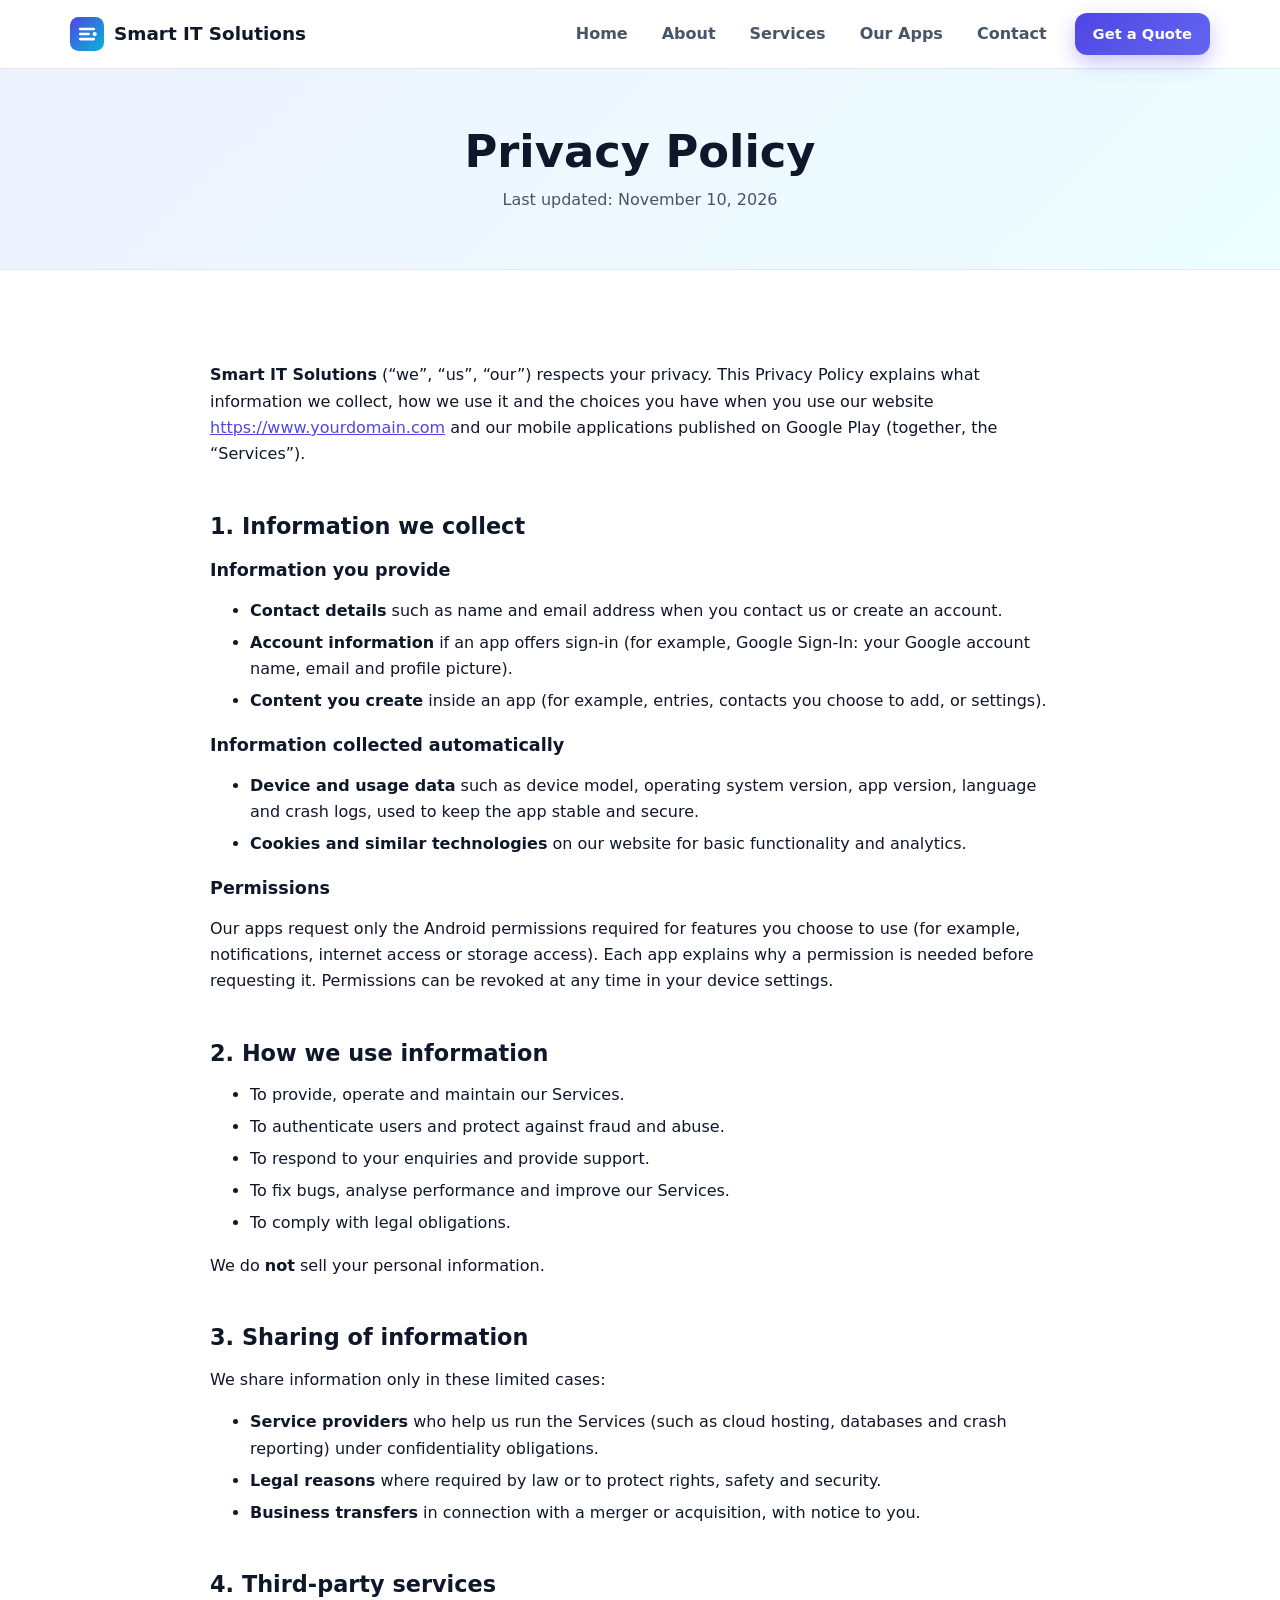
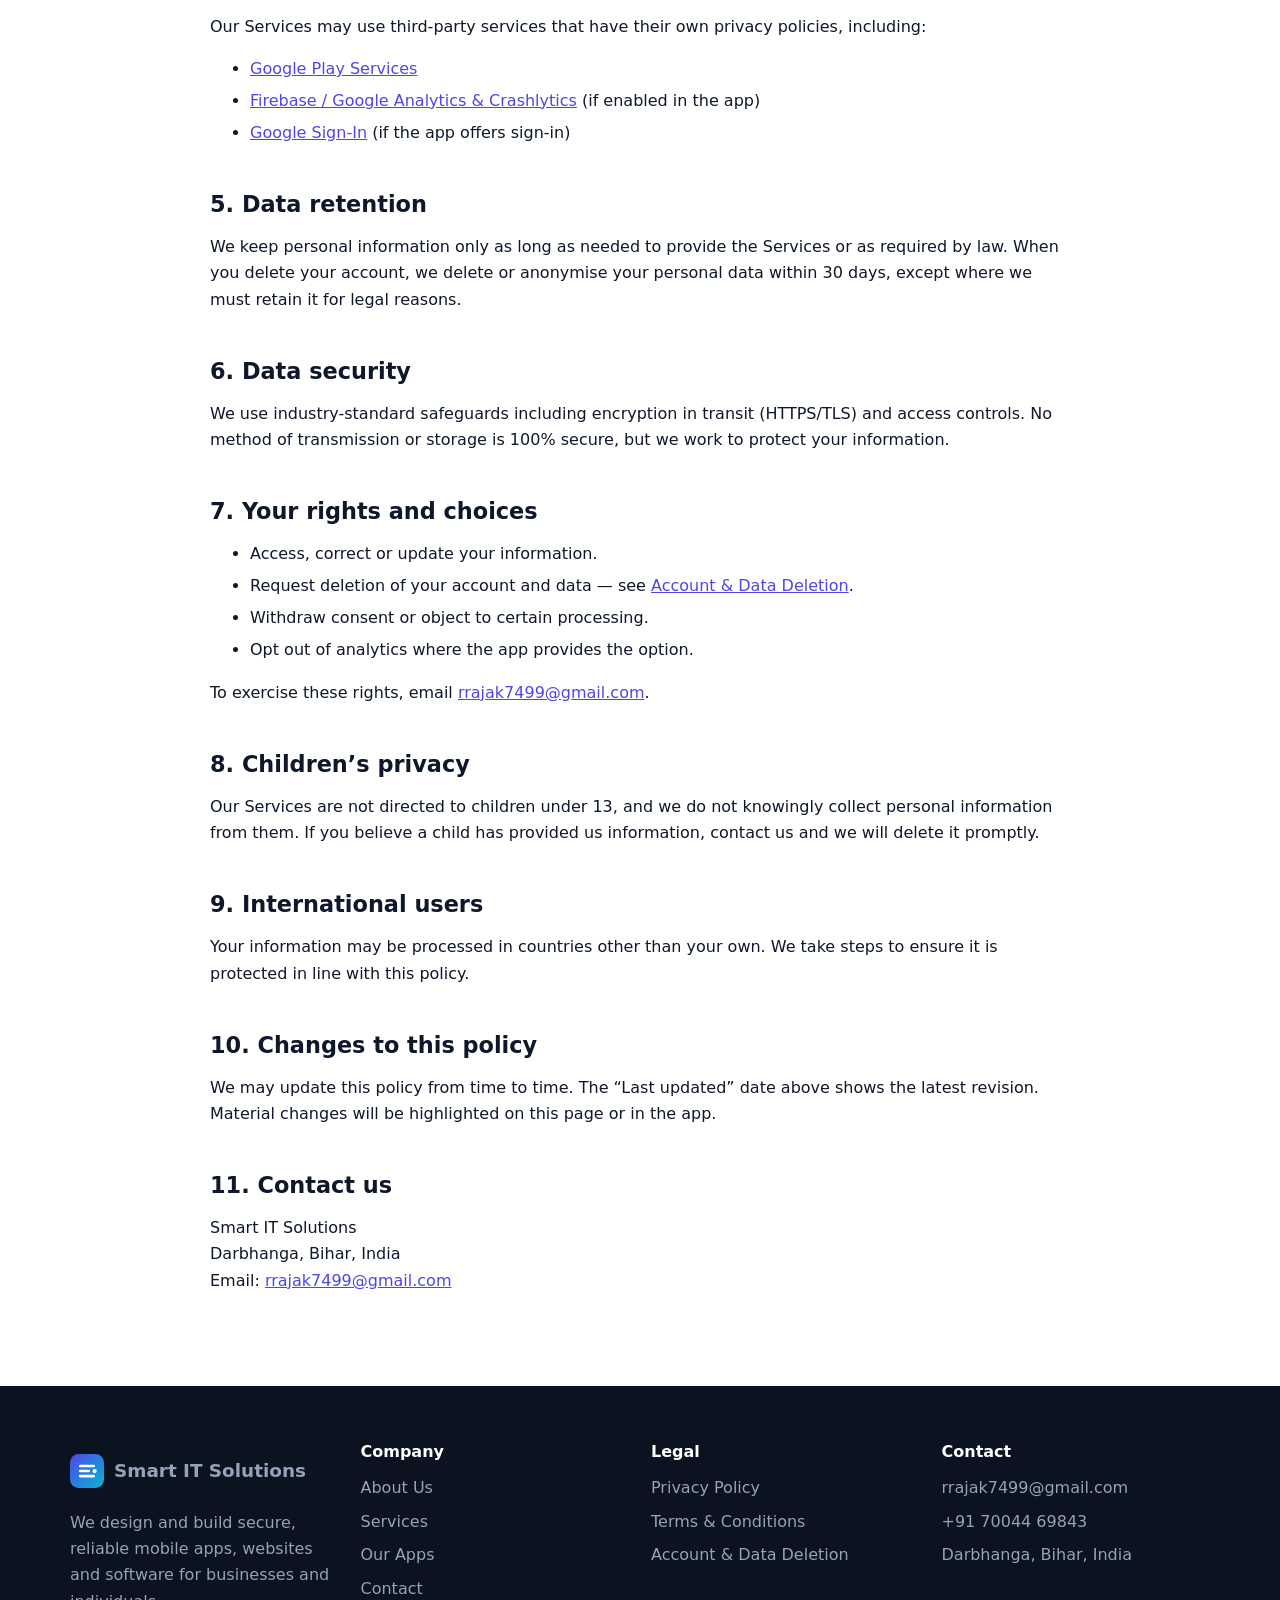
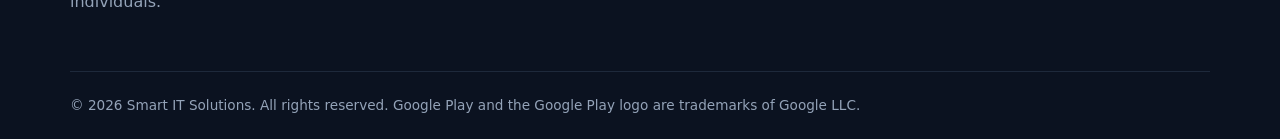
<file: privacy-policy.html>
<!DOCTYPE html>
<html lang="en">
<head>
<meta charset="utf-8">
<meta name="viewport" content="width=device-width, initial-scale=1">
<title>Privacy Policy | Smart IT Solutions</title>
<meta name="description" content="Privacy Policy of Smart IT Solutions: what data our website and apps collect, how it is used and your rights.">
<meta name="theme-color" content="#4f46e5">
<link rel="canonical" href="https://www.yourdomain.com/privacy-policy.html">
<meta property="og:title" content="Privacy Policy | Smart IT Solutions">
<meta property="og:description" content="Privacy Policy of Smart IT Solutions: what data our website and apps collect, how it is used and your rights.">
<meta property="og:type" content="website">
<link rel="icon" href="assets/favicon.svg" type="image/svg+xml">
<link rel="stylesheet" href="assets/style.css">
</head>
<body>
<a class="skip" href="#main">Skip to content</a>
<header class="site-header">
  <div class="wrap bar">
    <a class="brand" href="index.html"><svg viewBox="0 0 40 40" width="34" height="34" aria-hidden="true"><defs><linearGradient id="g" x1="0" y1="0" x2="1" y2="1"><stop offset="0" stop-color="#4f46e5"/><stop offset="1" stop-color="#06b6d4"/></linearGradient></defs><rect width="40" height="40" rx="10" fill="url(#g)"/><path d="M12 14h16M12 20h10M12 26h16" stroke="#fff" stroke-width="3" stroke-linecap="round" fill="none"/><circle cx="29" cy="20" r="2.5" fill="#fff"/></svg><span>Smart IT Solutions</span></a>
    <button class="menu-btn" aria-label="Toggle menu" aria-expanded="false" id="menuBtn"><span></span><span></span><span></span></button>
    <nav id="nav"><a href="index.html">Home</a><a href="about.html">About</a><a href="services.html">Services</a><a href="apps.html">Our Apps</a><a href="contact.html">Contact</a><a class="btn btn-sm" href="contact.html">Get a Quote</a></nav>
  </div>
</header>
<main id="main">
<section class="page-hero"><div class="wrap"><h1>Privacy Policy</h1><p>Last updated: November 10, 2026</p></div></section>
<section class="section"><div class="wrap legal">
<p><b>Smart IT Solutions</b> (&ldquo;we&rdquo;, &ldquo;us&rdquo;, &ldquo;our&rdquo;) respects your privacy. This Privacy Policy explains what information we collect, how we use it and the choices you have when you use our website <a href="https://www.yourdomain.com">https://www.yourdomain.com</a> and our mobile applications published on Google Play (together, the &ldquo;Services&rdquo;).</p>

<h2>1. Information we collect</h2>
<h3>Information you provide</h3>
<ul><li><b>Contact details</b> such as name and email address when you contact us or create an account.</li>
<li><b>Account information</b> if an app offers sign-in (for example, Google Sign-In: your Google account name, email and profile picture).</li>
<li><b>Content you create</b> inside an app (for example, entries, contacts you choose to add, or settings).</li></ul>
<h3>Information collected automatically</h3>
<ul><li><b>Device and usage data</b> such as device model, operating system version, app version, language and crash logs, used to keep the app stable and secure.</li>
<li><b>Cookies and similar technologies</b> on our website for basic functionality and analytics.</li></ul>
<h3>Permissions</h3>
<p>Our apps request only the Android permissions required for features you choose to use (for example, notifications, internet access or storage access). Each app explains why a permission is needed before requesting it. Permissions can be revoked at any time in your device settings.</p>

<h2>2. How we use information</h2>
<ul><li>To provide, operate and maintain our Services.</li><li>To authenticate users and protect against fraud and abuse.</li><li>To respond to your enquiries and provide support.</li><li>To fix bugs, analyse performance and improve our Services.</li><li>To comply with legal obligations.</li></ul>
<p>We do <b>not</b> sell your personal information.</p>

<h2>3. Sharing of information</h2>
<p>We share information only in these limited cases:</p>
<ul><li><b>Service providers</b> who help us run the Services (such as cloud hosting, databases and crash reporting) under confidentiality obligations.</li>
<li><b>Legal reasons</b> where required by law or to protect rights, safety and security.</li>
<li><b>Business transfers</b> in connection with a merger or acquisition, with notice to you.</li></ul>

<h2>4. Third-party services</h2>
<p>Our Services may use third-party services that have their own privacy policies, including:</p>
<ul><li><a href="https://policies.google.com/privacy" target="_blank" rel="noopener">Google Play Services</a></li>
<li><a href="https://firebase.google.com/support/privacy" target="_blank" rel="noopener">Firebase / Google Analytics &amp; Crashlytics</a> (if enabled in the app)</li>
<li><a href="https://policies.google.com/privacy" target="_blank" rel="noopener">Google Sign-In</a> (if the app offers sign-in)</li></ul>

<h2>5. Data retention</h2>
<p>We keep personal information only as long as needed to provide the Services or as required by law. When you delete your account, we delete or anonymise your personal data within 30 days, except where we must retain it for legal reasons.</p>

<h2>6. Data security</h2>
<p>We use industry-standard safeguards including encryption in transit (HTTPS/TLS) and access controls. No method of transmission or storage is 100% secure, but we work to protect your information.</p>

<h2>7. Your rights and choices</h2>
<ul><li>Access, correct or update your information.</li><li>Request deletion of your account and data &mdash; see <a href="delete-account.html">Account &amp; Data Deletion</a>.</li>
<li>Withdraw consent or object to certain processing.</li><li>Opt out of analytics where the app provides the option.</li></ul>
<p>To exercise these rights, email <a href="mailto:rrajak7499@gmail.com">rrajak7499@gmail.com</a>.</p>

<h2>8. Children&rsquo;s privacy</h2>
<p>Our Services are not directed to children under 13, and we do not knowingly collect personal information from them. If you believe a child has provided us information, contact us and we will delete it promptly.</p>

<h2>9. International users</h2>
<p>Your information may be processed in countries other than your own. We take steps to ensure it is protected in line with this policy.</p>

<h2>10. Changes to this policy</h2>
<p>We may update this policy from time to time. The &ldquo;Last updated&rdquo; date above shows the latest revision. Material changes will be highlighted on this page or in the app.</p>

<h2>11. Contact us</h2>
<p>Smart IT Solutions<br>Darbhanga, Bihar, India<br>Email: <a href="mailto:rrajak7499@gmail.com">rrajak7499@gmail.com</a></p>
</div></section>

</main>
<footer class="site-footer">
  <div class="wrap grid4">
    <div>
      <a class="brand light" href="index.html"><svg viewBox="0 0 40 40" width="34" height="34" aria-hidden="true"><defs><linearGradient id="g" x1="0" y1="0" x2="1" y2="1"><stop offset="0" stop-color="#4f46e5"/><stop offset="1" stop-color="#06b6d4"/></linearGradient></defs><rect width="40" height="40" rx="10" fill="url(#g)"/><path d="M12 14h16M12 20h10M12 26h16" stroke="#fff" stroke-width="3" stroke-linecap="round" fill="none"/><circle cx="29" cy="20" r="2.5" fill="#fff"/></svg><span>Smart IT Solutions</span></a>
      <p>We design and build secure, reliable mobile apps, websites and software for businesses and individuals.</p>
    </div>
    <div><h4>Company</h4><a href="about.html">About Us</a><a href="services.html">Services</a><a href="apps.html">Our Apps</a><a href="contact.html">Contact</a></div>
    <div><h4>Legal</h4><a href="privacy-policy.html">Privacy Policy</a><a href="terms.html">Terms &amp; Conditions</a><a href="delete-account.html">Account &amp; Data Deletion</a></div>
    <div><h4>Contact</h4>
      <a href="mailto:rrajak7499@gmail.com">rrajak7499@gmail.com</a>
      <a href="tel:+917004469843">+91 70044 69843</a>
      <span>Darbhanga, Bihar, India</span></div>
  </div>
  <div class="wrap copy">&copy; 2026 Smart IT Solutions. All rights reserved. Google Play and the Google Play logo are trademarks of Google LLC.</div>
</footer>
<script src="assets/script.js"></script>
</body>
</html>
</file>
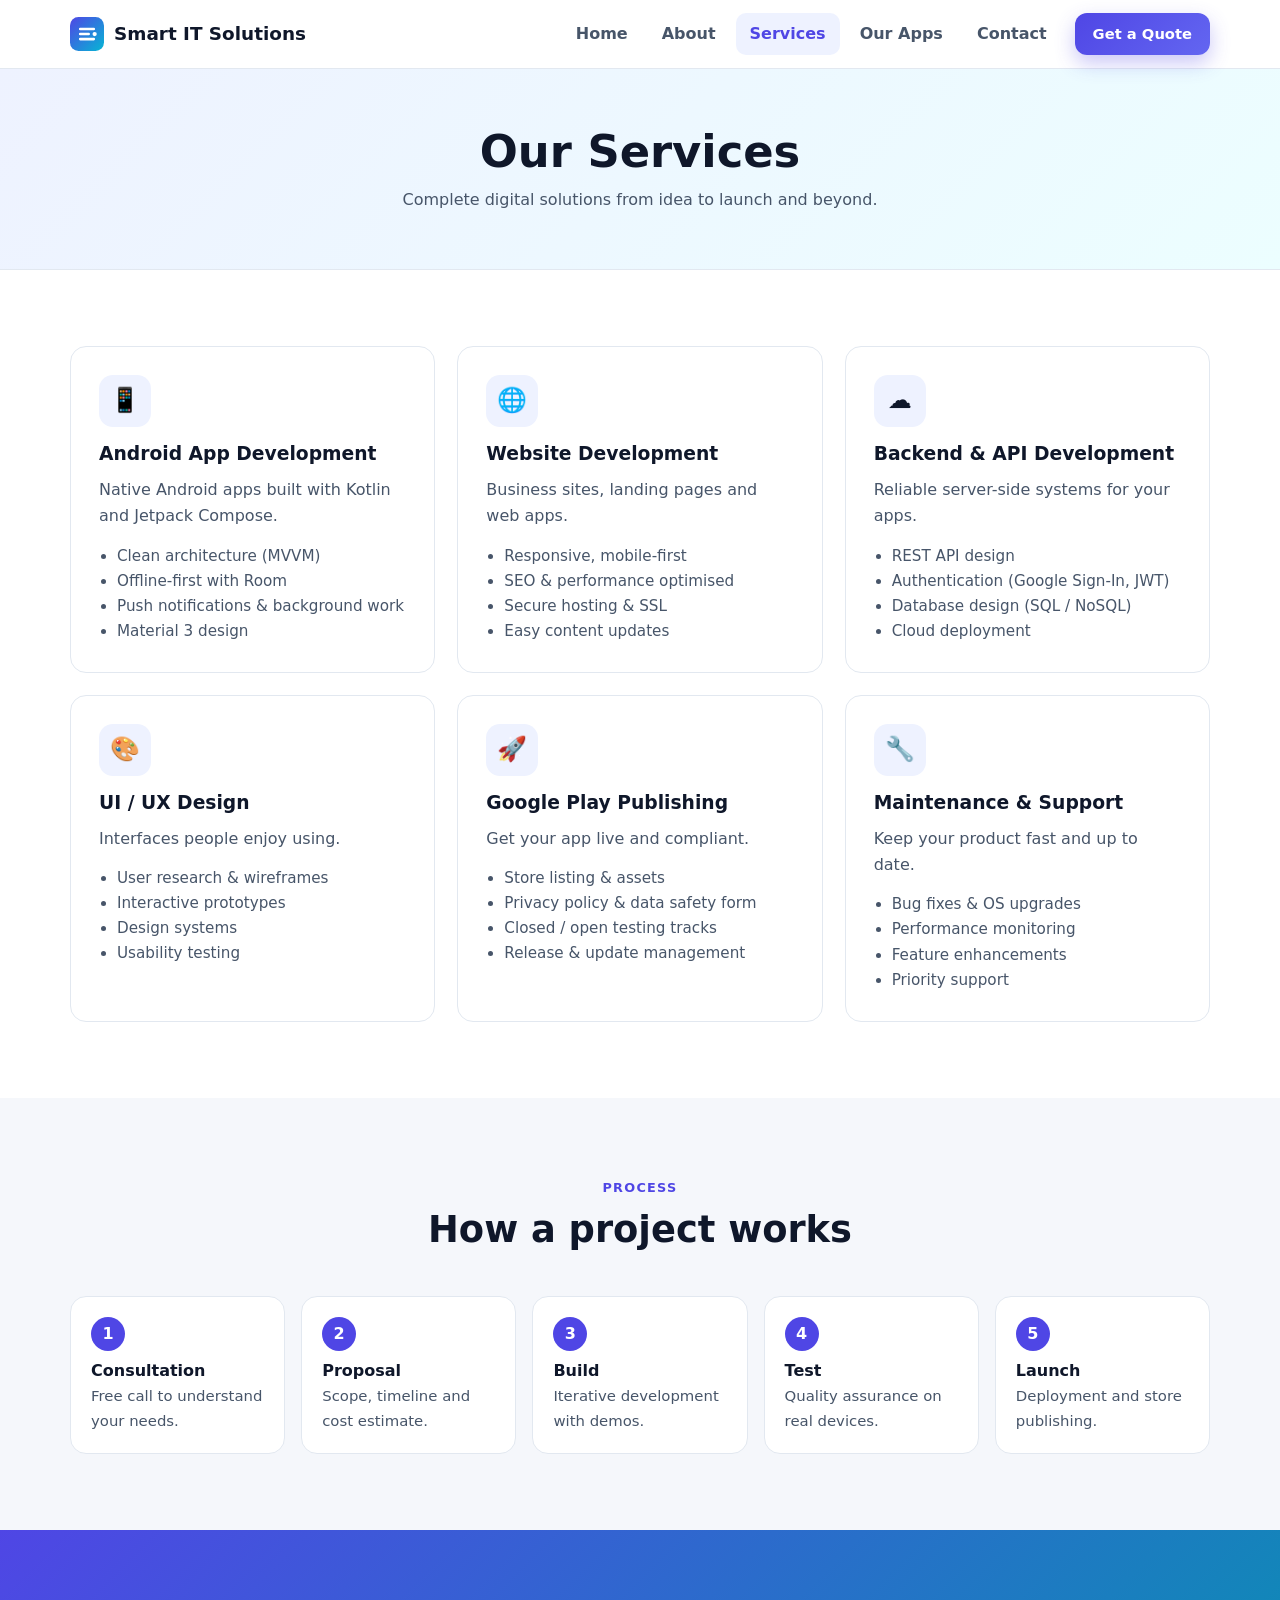
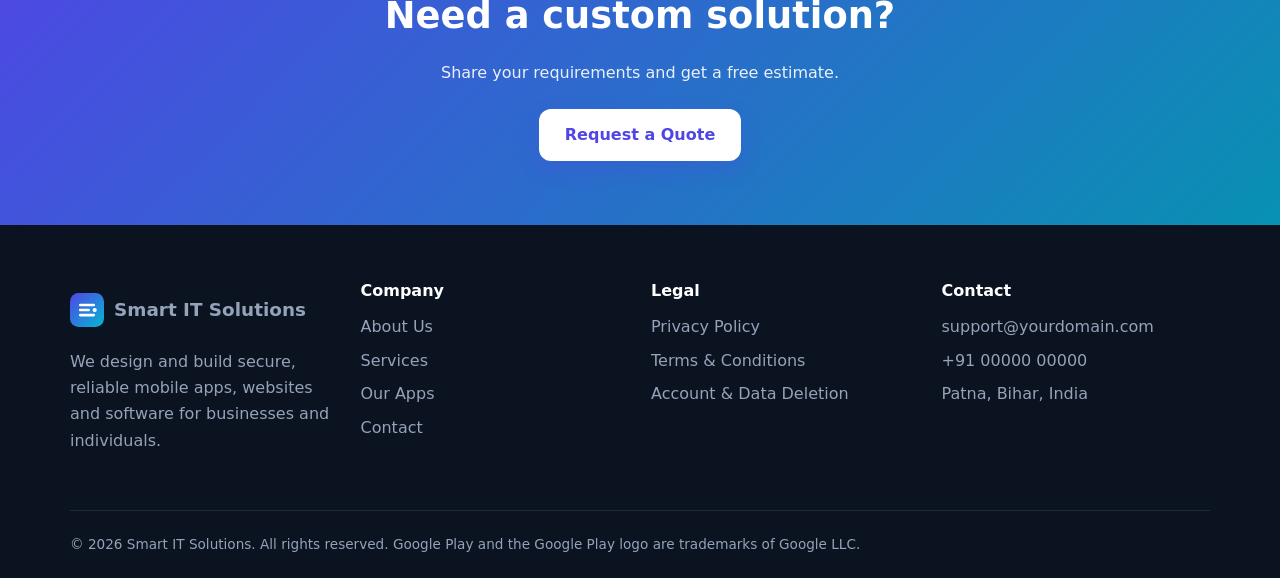
<file: services.html>
<!DOCTYPE html>
<html lang="en">
<head>
<meta charset="utf-8">
<meta name="viewport" content="width=device-width, initial-scale=1">
<title>Services | Smart IT Solutions</title>
<meta name="description" content="Android app development, web development, APIs, UI/UX design and Play Store publishing by Smart IT Solutions.">
<meta name="theme-color" content="#4f46e5">
<link rel="canonical" href="https://www.yourdomain.com/services.html">
<meta property="og:title" content="Services | Smart IT Solutions">
<meta property="og:description" content="Android app development, web development, APIs, UI/UX design and Play Store publishing by Smart IT Solutions.">
<meta property="og:type" content="website">
<link rel="icon" href="assets/favicon.svg" type="image/svg+xml">
<link rel="stylesheet" href="assets/style.css">
</head>
<body>
<a class="skip" href="#main">Skip to content</a>
<header class="site-header">
  <div class="wrap bar">
    <a class="brand" href="index.html"><svg viewBox="0 0 40 40" width="34" height="34" aria-hidden="true"><defs><linearGradient id="g" x1="0" y1="0" x2="1" y2="1"><stop offset="0" stop-color="#4f46e5"/><stop offset="1" stop-color="#06b6d4"/></linearGradient></defs><rect width="40" height="40" rx="10" fill="url(#g)"/><path d="M12 14h16M12 20h10M12 26h16" stroke="#fff" stroke-width="3" stroke-linecap="round" fill="none"/><circle cx="29" cy="20" r="2.5" fill="#fff"/></svg><span>Smart IT Solutions</span></a>
    <button class="menu-btn" aria-label="Toggle menu" aria-expanded="false" id="menuBtn"><span></span><span></span><span></span></button>
    <nav id="nav"><a href="index.html">Home</a><a href="about.html">About</a><a href="services.html" class="active">Services</a><a href="apps.html">Our Apps</a><a href="contact.html">Contact</a><a class="btn btn-sm" href="contact.html">Get a Quote</a></nav>
  </div>
</header>
<main id="main">
<section class="page-hero"><div class="wrap"><h1>Our Services</h1><p>Complete digital solutions from idea to launch and beyond.</p></div></section>
<section class="section"><div class="wrap"><div class="grid3"><article class="card"><div class="ico">&#128241;</div><h3>Android App Development</h3><p>Native Android apps built with Kotlin and Jetpack Compose.</p><ul class="mini"><li>Clean architecture (MVVM)</li><li>Offline-first with Room</li><li>Push notifications & background work</li><li>Material 3 design</li></ul></article><article class="card"><div class="ico">&#127760;</div><h3>Website Development</h3><p>Business sites, landing pages and web apps.</p><ul class="mini"><li>Responsive, mobile-first</li><li>SEO & performance optimised</li><li>Secure hosting & SSL</li><li>Easy content updates</li></ul></article><article class="card"><div class="ico">&#9729;</div><h3>Backend & API Development</h3><p>Reliable server-side systems for your apps.</p><ul class="mini"><li>REST API design</li><li>Authentication (Google Sign-In, JWT)</li><li>Database design (SQL / NoSQL)</li><li>Cloud deployment</li></ul></article><article class="card"><div class="ico">&#127912;</div><h3>UI / UX Design</h3><p>Interfaces people enjoy using.</p><ul class="mini"><li>User research & wireframes</li><li>Interactive prototypes</li><li>Design systems</li><li>Usability testing</li></ul></article><article class="card"><div class="ico">&#128640;</div><h3>Google Play Publishing</h3><p>Get your app live and compliant.</p><ul class="mini"><li>Store listing & assets</li><li>Privacy policy & data safety form</li><li>Closed / open testing tracks</li><li>Release & update management</li></ul></article><article class="card"><div class="ico">&#128295;</div><h3>Maintenance & Support</h3><p>Keep your product fast and up to date.</p><ul class="mini"><li>Bug fixes & OS upgrades</li><li>Performance monitoring</li><li>Feature enhancements</li><li>Priority support</li></ul></article></div></div></section>
<section class="section alt"><div class="wrap">
  <div class="head"><span class="eyebrow">Process</span><h2>How a project works</h2></div>
  <div class="process wide">
    <div><b>1</b><h4>Consultation</h4><p>Free call to understand your needs.</p></div>
    <div><b>2</b><h4>Proposal</h4><p>Scope, timeline and cost estimate.</p></div>
    <div><b>3</b><h4>Build</h4><p>Iterative development with demos.</p></div>
    <div><b>4</b><h4>Test</h4><p>Quality assurance on real devices.</p></div>
    <div><b>5</b><h4>Launch</h4><p>Deployment and store publishing.</p></div>
  </div>
</div></section>
<section class="cta-band"><div class="wrap"><h2>Need a custom solution?</h2><p>Share your requirements and get a free estimate.</p><a class="btn btn-light" href="contact.html">Request a Quote</a></div></section>

</main>
<footer class="site-footer">
  <div class="wrap grid4">
    <div>
      <a class="brand light" href="index.html"><svg viewBox="0 0 40 40" width="34" height="34" aria-hidden="true"><defs><linearGradient id="g" x1="0" y1="0" x2="1" y2="1"><stop offset="0" stop-color="#4f46e5"/><stop offset="1" stop-color="#06b6d4"/></linearGradient></defs><rect width="40" height="40" rx="10" fill="url(#g)"/><path d="M12 14h16M12 20h10M12 26h16" stroke="#fff" stroke-width="3" stroke-linecap="round" fill="none"/><circle cx="29" cy="20" r="2.5" fill="#fff"/></svg><span>Smart IT Solutions</span></a>
      <p>We design and build secure, reliable mobile apps, websites and software for businesses and individuals.</p>
    </div>
    <div><h4>Company</h4><a href="about.html">About Us</a><a href="services.html">Services</a><a href="apps.html">Our Apps</a><a href="contact.html">Contact</a></div>
    <div><h4>Legal</h4><a href="privacy-policy.html">Privacy Policy</a><a href="terms.html">Terms &amp; Conditions</a><a href="delete-account.html">Account &amp; Data Deletion</a></div>
    <div><h4>Contact</h4>
      <a href="mailto:support@yourdomain.com">support@yourdomain.com</a>
      <a href="tel:+910000000000">+91 00000 00000</a>
      <span>Patna, Bihar, India</span></div>
  </div>
  <div class="wrap copy">&copy; 2026 Smart IT Solutions. All rights reserved. Google Play and the Google Play logo are trademarks of Google LLC.</div>
</footer>
<script src="assets/script.js"></script>
</body>
</html>
</file>
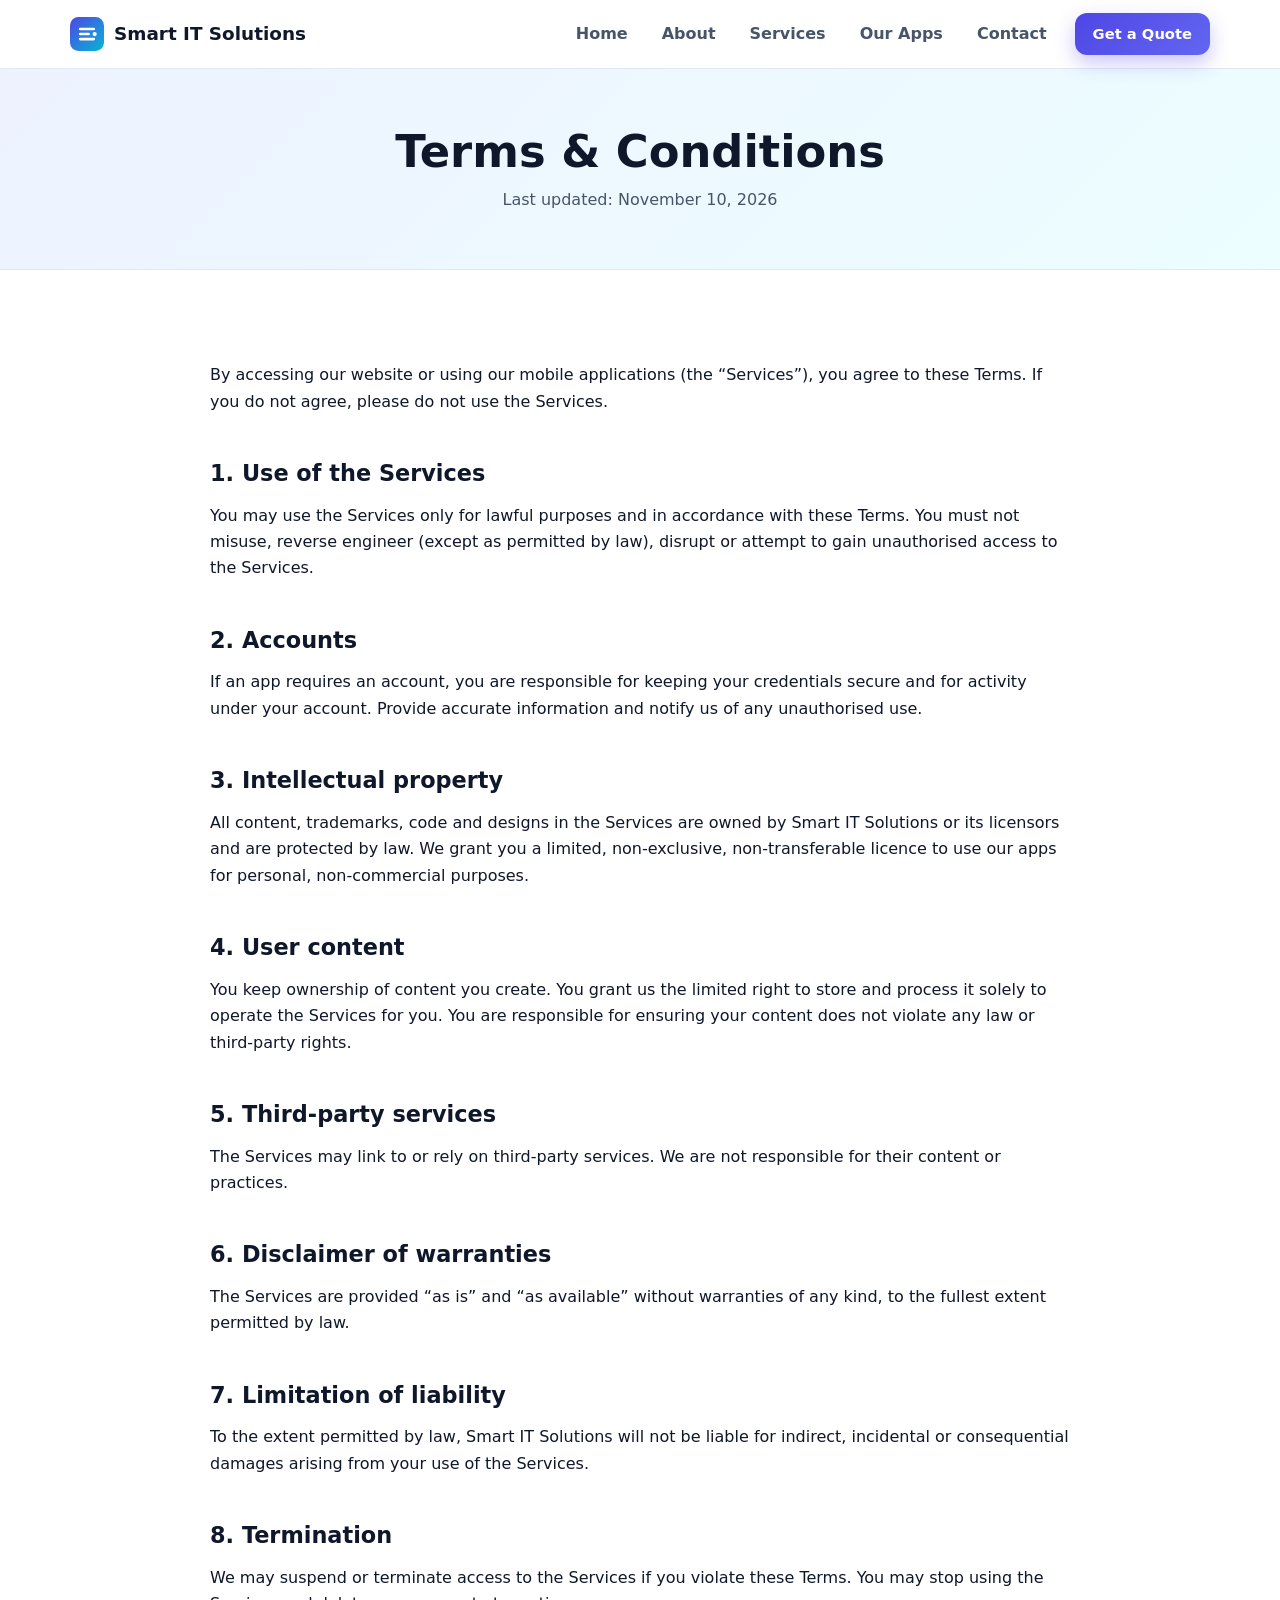
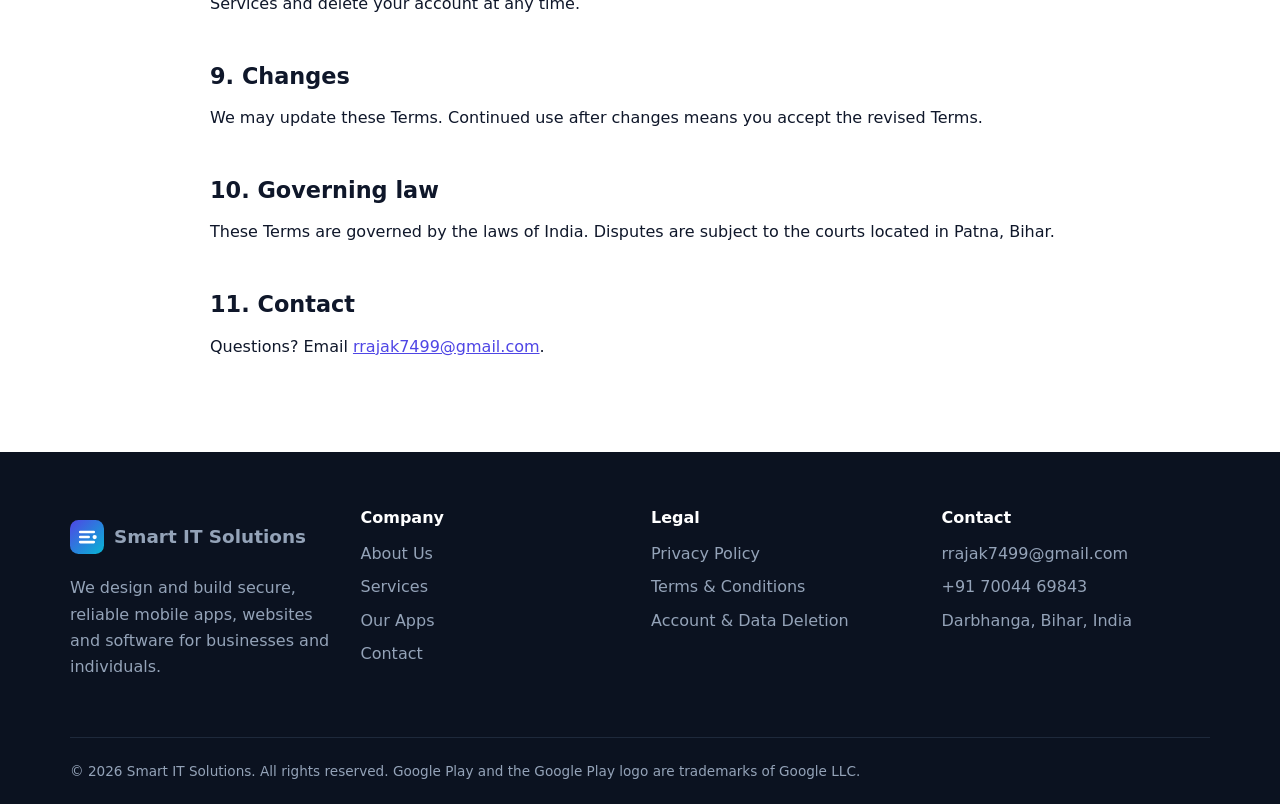
<file: terms.html>
<!DOCTYPE html>
<html lang="en">
<head>
<meta charset="utf-8">
<meta name="viewport" content="width=device-width, initial-scale=1">
<title>Terms & Conditions | Smart IT Solutions</title>
<meta name="description" content="Terms and Conditions for using the website and apps of Smart IT Solutions.">
<meta name="theme-color" content="#4f46e5">
<link rel="canonical" href="https://www.yourdomain.com/terms.html">
<meta property="og:title" content="Terms & Conditions | Smart IT Solutions">
<meta property="og:description" content="Terms and Conditions for using the website and apps of Smart IT Solutions.">
<meta property="og:type" content="website">
<link rel="icon" href="assets/favicon.svg" type="image/svg+xml">
<link rel="stylesheet" href="assets/style.css">
</head>
<body>
<a class="skip" href="#main">Skip to content</a>
<header class="site-header">
  <div class="wrap bar">
    <a class="brand" href="index.html"><svg viewBox="0 0 40 40" width="34" height="34" aria-hidden="true"><defs><linearGradient id="g" x1="0" y1="0" x2="1" y2="1"><stop offset="0" stop-color="#4f46e5"/><stop offset="1" stop-color="#06b6d4"/></linearGradient></defs><rect width="40" height="40" rx="10" fill="url(#g)"/><path d="M12 14h16M12 20h10M12 26h16" stroke="#fff" stroke-width="3" stroke-linecap="round" fill="none"/><circle cx="29" cy="20" r="2.5" fill="#fff"/></svg><span>Smart IT Solutions</span></a>
    <button class="menu-btn" aria-label="Toggle menu" aria-expanded="false" id="menuBtn"><span></span><span></span><span></span></button>
    <nav id="nav"><a href="index.html">Home</a><a href="about.html">About</a><a href="services.html">Services</a><a href="apps.html">Our Apps</a><a href="contact.html">Contact</a><a class="btn btn-sm" href="contact.html">Get a Quote</a></nav>
  </div>
</header>
<main id="main">
<section class="page-hero"><div class="wrap"><h1>Terms &amp; Conditions</h1><p>Last updated: November 10, 2026</p></div></section>
<section class="section"><div class="wrap legal">
<p>By accessing our website or using our mobile applications (the &ldquo;Services&rdquo;), you agree to these Terms. If you do not agree, please do not use the Services.</p>
<h2>1. Use of the Services</h2><p>You may use the Services only for lawful purposes and in accordance with these Terms. You must not misuse, reverse engineer (except as permitted by law), disrupt or attempt to gain unauthorised access to the Services.</p>
<h2>2. Accounts</h2><p>If an app requires an account, you are responsible for keeping your credentials secure and for activity under your account. Provide accurate information and notify us of any unauthorised use.</p>
<h2>3. Intellectual property</h2><p>All content, trademarks, code and designs in the Services are owned by Smart IT Solutions or its licensors and are protected by law. We grant you a limited, non-exclusive, non-transferable licence to use our apps for personal, non-commercial purposes.</p>
<h2>4. User content</h2><p>You keep ownership of content you create. You grant us the limited right to store and process it solely to operate the Services for you. You are responsible for ensuring your content does not violate any law or third-party rights.</p>
<h2>5. Third-party services</h2><p>The Services may link to or rely on third-party services. We are not responsible for their content or practices.</p>
<h2>6. Disclaimer of warranties</h2><p>The Services are provided &ldquo;as is&rdquo; and &ldquo;as available&rdquo; without warranties of any kind, to the fullest extent permitted by law.</p>
<h2>7. Limitation of liability</h2><p>To the extent permitted by law, Smart IT Solutions will not be liable for indirect, incidental or consequential damages arising from your use of the Services.</p>
<h2>8. Termination</h2><p>We may suspend or terminate access to the Services if you violate these Terms. You may stop using the Services and delete your account at any time.</p>
<h2>9. Changes</h2><p>We may update these Terms. Continued use after changes means you accept the revised Terms.</p>
<h2>10. Governing law</h2><p>These Terms are governed by the laws of India. Disputes are subject to the courts located in Patna, Bihar.</p>
<h2>11. Contact</h2><p>Questions? Email <a href="mailto:rrajak7499@gmail.com">rrajak7499@gmail.com</a>.</p>
</div></section>

</main>
<footer class="site-footer">
  <div class="wrap grid4">
    <div>
      <a class="brand light" href="index.html"><svg viewBox="0 0 40 40" width="34" height="34" aria-hidden="true"><defs><linearGradient id="g" x1="0" y1="0" x2="1" y2="1"><stop offset="0" stop-color="#4f46e5"/><stop offset="1" stop-color="#06b6d4"/></linearGradient></defs><rect width="40" height="40" rx="10" fill="url(#g)"/><path d="M12 14h16M12 20h10M12 26h16" stroke="#fff" stroke-width="3" stroke-linecap="round" fill="none"/><circle cx="29" cy="20" r="2.5" fill="#fff"/></svg><span>Smart IT Solutions</span></a>
      <p>We design and build secure, reliable mobile apps, websites and software for businesses and individuals.</p>
    </div>
    <div><h4>Company</h4><a href="about.html">About Us</a><a href="services.html">Services</a><a href="apps.html">Our Apps</a><a href="contact.html">Contact</a></div>
    <div><h4>Legal</h4><a href="privacy-policy.html">Privacy Policy</a><a href="terms.html">Terms &amp; Conditions</a><a href="delete-account.html">Account &amp; Data Deletion</a></div>
    <div><h4>Contact</h4>
      <a href="mailto:rrajak7499@gmail.com">rrajak7499@gmail.com</a>
      <a href="tel:+917004469843">+91 70044 69843</a>
      <span>Darbhanga, Bihar, India</span></div>
  </div>
  <div class="wrap copy">&copy; 2026 Smart IT Solutions. All rights reserved. Google Play and the Google Play logo are trademarks of Google LLC.</div>
</footer>
<script src="assets/script.js"></script>
</body>
</html>
</file>
<file: assets/style.css>
:root{--p:#4f46e5;--p2:#06b6d4;--ink:#0f172a;--mut:#475569;--bg:#fff;--alt:#f5f7fb;--line:#e2e8f0;--r:16px}
*{box-sizing:border-box}html{scroll-behavior:smooth}
body{margin:0;font-family:Inter,system-ui,-apple-system,"Segoe UI",Roboto,Arial,sans-serif;color:var(--ink);background:var(--bg);line-height:1.65}
img,svg{max-width:100%}a{color:var(--p)}h1,h2,h3,h4{line-height:1.2;margin:0 0 .6em}
.wrap{width:min(1140px,92%);margin:auto}.center{text-align:center}
.skip{position:absolute;left:-999px}.skip:focus{left:8px;top:8px;background:#fff;padding:8px;z-index:99}
.site-header{position:sticky;top:0;z-index:50;background:rgba(255,255,255,.9);backdrop-filter:blur(10px);border-bottom:1px solid var(--line)}
.bar{display:flex;align-items:center;justify-content:space-between;height:68px}
.brand{display:flex;align-items:center;gap:10px;font-weight:800;font-size:1.15rem;color:var(--ink);text-decoration:none}
.brand.light{color:#fff}
nav{display:flex;align-items:center;gap:6px}
nav a{padding:8px 14px;border-radius:10px;text-decoration:none;color:var(--mut);font-weight:600}
nav a:hover,nav a.active{color:var(--p);background:#eef2ff}
nav a.btn{color:#fff;margin-left:8px}nav a.btn:hover{background:var(--p);color:#fff}
.menu-btn{display:none;background:none;border:0;padding:8px;cursor:pointer}
.menu-btn span{display:block;width:24px;height:2px;background:var(--ink);margin:5px 0;transition:.25s}
.btn{display:inline-block;background:linear-gradient(135deg,var(--p),#6366f1);color:#fff;border:0;padding:13px 26px;border-radius:12px;font-weight:700;font-size:1rem;text-decoration:none;cursor:pointer;box-shadow:0 8px 20px rgba(79,70,229,.3);transition:.2s}
.btn:hover{transform:translateY(-2px);box-shadow:0 12px 26px rgba(79,70,229,.4)}
.btn-sm{padding:9px 18px;font-size:.92rem}
.btn-ghost{background:#fff;color:var(--p);border:2px solid var(--p);box-shadow:none}.btn-ghost:hover{background:#eef2ff;box-shadow:none}
.btn-light{background:#fff;color:var(--p)}
.hero{padding:80px 0 60px;background:radial-gradient(900px 400px at 85% 0,#e0e7ff,transparent),radial-gradient(700px 350px at 0 100%,#cffafe,transparent)}
.hero-grid{display:grid;grid-template-columns:1.15fr .85fr;gap:40px;align-items:center}
.hero h1{font-size:clamp(2.2rem,5vw,3.6rem);letter-spacing:-.02em}
.grad{background:linear-gradient(135deg,var(--p),var(--p2));-webkit-background-clip:text;background-clip:text;color:transparent}
.lead{font-size:1.15rem;color:var(--mut);max-width:560px}
.pill{display:inline-block;background:#eef2ff;color:var(--p);font-weight:700;font-size:.85rem;padding:6px 14px;border-radius:99px;margin-bottom:18px}
.cta{display:flex;gap:14px;flex-wrap:wrap;margin:26px 0}
.trust{list-style:none;padding:0;display:flex;gap:18px;flex-wrap:wrap;color:var(--mut);font-size:.92rem}
.trust li:before{content:"✓ ";color:#16a34a;font-weight:800}
.hero-art{position:relative;display:flex;justify-content:center}
.phone{width:250px;height:440px;border-radius:36px;background:#0f172a;padding:12px;box-shadow:0 30px 60px rgba(15,23,42,.35);transform:rotate(4deg)}
.screen{height:100%;border-radius:26px;background:#f8fafc;padding:16px;display:flex;flex-direction:column;gap:12px}
.s-bar{height:20px;width:55%;border-radius:8px;background:linear-gradient(90deg,var(--p),var(--p2))}
.s-card{border-radius:14px;height:90px;background:#e0e7ff}.s-card.b{background:#cffafe}.s-card.c{background:#ede9fe;height:70px}
.s-row{display:flex;gap:10px}.s-row i{flex:1;height:54px;border-radius:12px;background:#fff;border:1px solid var(--line)}
.float{position:absolute;width:56px;height:56px;border-radius:16px;background:#fff;display:grid;place-items:center;font-weight:800;color:var(--p);box-shadow:0 12px 30px rgba(15,23,42,.18);animation:fl 4s ease-in-out infinite}
.f1{top:30px;left:6%}.f2{bottom:70px;left:0;animation-delay:1s}.f3{top:110px;right:2%;animation-delay:2s}
@keyframes fl{50%{transform:translateY(-12px)}}
.stats{background:var(--ink);color:#fff;padding:36px 0}
.stats .grid4>div{text-align:center}.stats b{display:block;font-size:2.2rem;color:#67e8f9}.stats span{color:#cbd5e1}
.grid3{display:grid;grid-template-columns:repeat(3,1fr);gap:22px}
.grid4{display:grid;grid-template-columns:repeat(4,1fr);gap:22px}
.section{padding:76px 0}.alt{background:var(--alt)}
.head{text-align:center;max-width:680px;margin:0 auto 44px}.head p{color:var(--mut)}
.eyebrow{display:inline-block;color:var(--p);font-weight:800;text-transform:uppercase;letter-spacing:.1em;font-size:.8rem;margin-bottom:10px}
h2{font-size:clamp(1.6rem,3vw,2.3rem)}
.card{background:#fff;border:1px solid var(--line);border-radius:var(--r);padding:28px;transition:.2s}
.card:hover{transform:translateY(-4px);box-shadow:0 16px 36px rgba(15,23,42,.08);border-color:#c7d2fe}
.card p{color:var(--mut);margin:0}.card.link{text-decoration:none;color:inherit;display:block}.card.link h3{color:var(--p)}
.card.tint{background:#eef2ff;border-color:#c7d2fe}
.ico{width:52px;height:52px;border-radius:14px;background:#eef2ff;display:grid;place-items:center;font-size:1.5rem;margin-bottom:16px}
.mini{padding-left:18px;color:var(--mut);margin:14px 0 0;font-size:.95rem}
.split{display:grid;grid-template-columns:1fr 1fr;gap:48px;align-items:center}
.checks{list-style:none;padding:0}.checks li{padding:10px 0 10px 34px;position:relative}
.checks li:before{content:"✓";position:absolute;left:0;top:10px;width:24px;height:24px;border-radius:50%;background:#dcfce7;color:#16a34a;display:grid;place-items:center;font-weight:800;font-size:.85rem}
.process{display:grid;grid-template-columns:1fr 1fr;gap:16px}.process.wide{grid-template-columns:repeat(5,1fr)}
.process>div{background:#fff;border:1px solid var(--line);border-radius:var(--r);padding:20px}
.process b{display:grid;place-items:center;width:34px;height:34px;border-radius:50%;background:var(--p);color:#fff;margin-bottom:10px}
.process h4{margin-bottom:4px}.process p{margin:0;color:var(--mut);font-size:.93rem}
.tags{display:flex;flex-wrap:wrap;gap:12px;justify-content:center}
.tags span{background:#fff;border:1px solid var(--line);padding:9px 18px;border-radius:99px;font-weight:600}
.faq{max-width:780px;margin:auto}
details{border:1px solid var(--line);border-radius:14px;padding:16px 20px;margin-bottom:12px;background:#fff}
summary{cursor:pointer;font-weight:700}details[open]{border-color:#c7d2fe;background:#fafaff}details p{color:var(--mut);margin:10px 0 0}
.cta-band{background:linear-gradient(135deg,var(--p),#0891b2);color:#fff;text-align:center;padding:64px 0}
.cta-band p{opacity:.9;margin-bottom:22px}
.page-hero{background:linear-gradient(135deg,#eef2ff,#ecfeff);padding:56px 0;text-align:center;border-bottom:1px solid var(--line)}
.page-hero h1{font-size:clamp(2rem,4vw,2.8rem);margin-bottom:8px}.page-hero p{color:var(--mut);margin:0}
.contact-grid{display:grid;grid-template-columns:1fr 1fr;gap:48px;align-items:start}
.info{padding:14px 0;border-bottom:1px solid var(--line);display:flex;flex-direction:column}.info b{font-size:.85rem;color:var(--mut);text-transform:uppercase;letter-spacing:.05em}
.form{background:#fff;border:1px solid var(--line);border-radius:var(--r);padding:28px;box-shadow:0 16px 40px rgba(15,23,42,.06)}
.form label{display:block;font-weight:600;margin-bottom:16px;font-size:.95rem}
.form input:not([type=checkbox]),.form select,.form textarea{display:block;width:100%;margin-top:6px;padding:12px 14px;border:1px solid #cbd5e1;border-radius:10px;font:inherit;background:#fff}
.form input:focus,.form select:focus,.form textarea:focus{outline:3px solid #c7d2fe;border-color:var(--p)}
.form .chk{font-weight:400;display:flex;gap:10px;align-items:flex-start;color:var(--mut)}.form .chk input{margin-top:5px}
.form .invalid{border-color:#dc2626!important}
.hp{position:absolute!important;left:-9999px!important}
.status{margin:14px 0 0;font-weight:600}.status.ok{color:#16a34a}.status.err{color:#dc2626}
.legal{max-width:860px}.legal h2{font-size:1.4rem;margin-top:2em}.legal h3{font-size:1.1rem;margin-top:1.2em}.legal li{margin:.35em 0}
.contact-grid .legal{max-width:none}
.play{display:inline-flex;align-items:center;gap:14px;background:#000;color:#fff;padding:12px 26px;border-radius:14px;text-decoration:none;transition:.2s}
.play:hover{transform:translateY(-3px);box-shadow:0 12px 28px rgba(0,0,0,.3)}
.play span{display:flex;flex-direction:column;text-align:left;line-height:1.15}.play small{font-size:.65rem;letter-spacing:.08em}.play b{font-size:1.35rem}
.site-footer{background:#0b1220;color:#94a3b8;padding:56px 0 0}
.site-footer h4{color:#fff;margin-bottom:14px}.site-footer a,.site-footer span{display:block;color:#94a3b8;text-decoration:none;margin:7px 0}
.site-footer a:hover{color:#fff}.site-footer .brand{display:flex}
.copy{margin-top:40px;padding:22px 0;border-top:1px solid #1e293b;font-size:.85rem}
@media(max-width:900px){
 .hero-grid,.split,.contact-grid{grid-template-columns:1fr}.hero-art{order:-1}.phone{transform:none;width:210px;height:370px}
 .grid3,.grid4,.process.wide{grid-template-columns:1fr 1fr}
 .menu-btn{display:block}
 nav{position:absolute;top:68px;left:0;right:0;background:#fff;flex-direction:column;align-items:stretch;padding:12px 4%;border-bottom:1px solid var(--line);display:none}
 nav.open{display:flex}nav a.btn{margin:8px 0 0;text-align:center}
}
@media(max-width:600px){.grid3,.grid4,.process,.process.wide{grid-template-columns:1fr}.section{padding:56px 0}.hero{padding:48px 0}}
@media(prefers-reduced-motion:reduce){*{animation:none!important;transition:none!important}}
</file>
